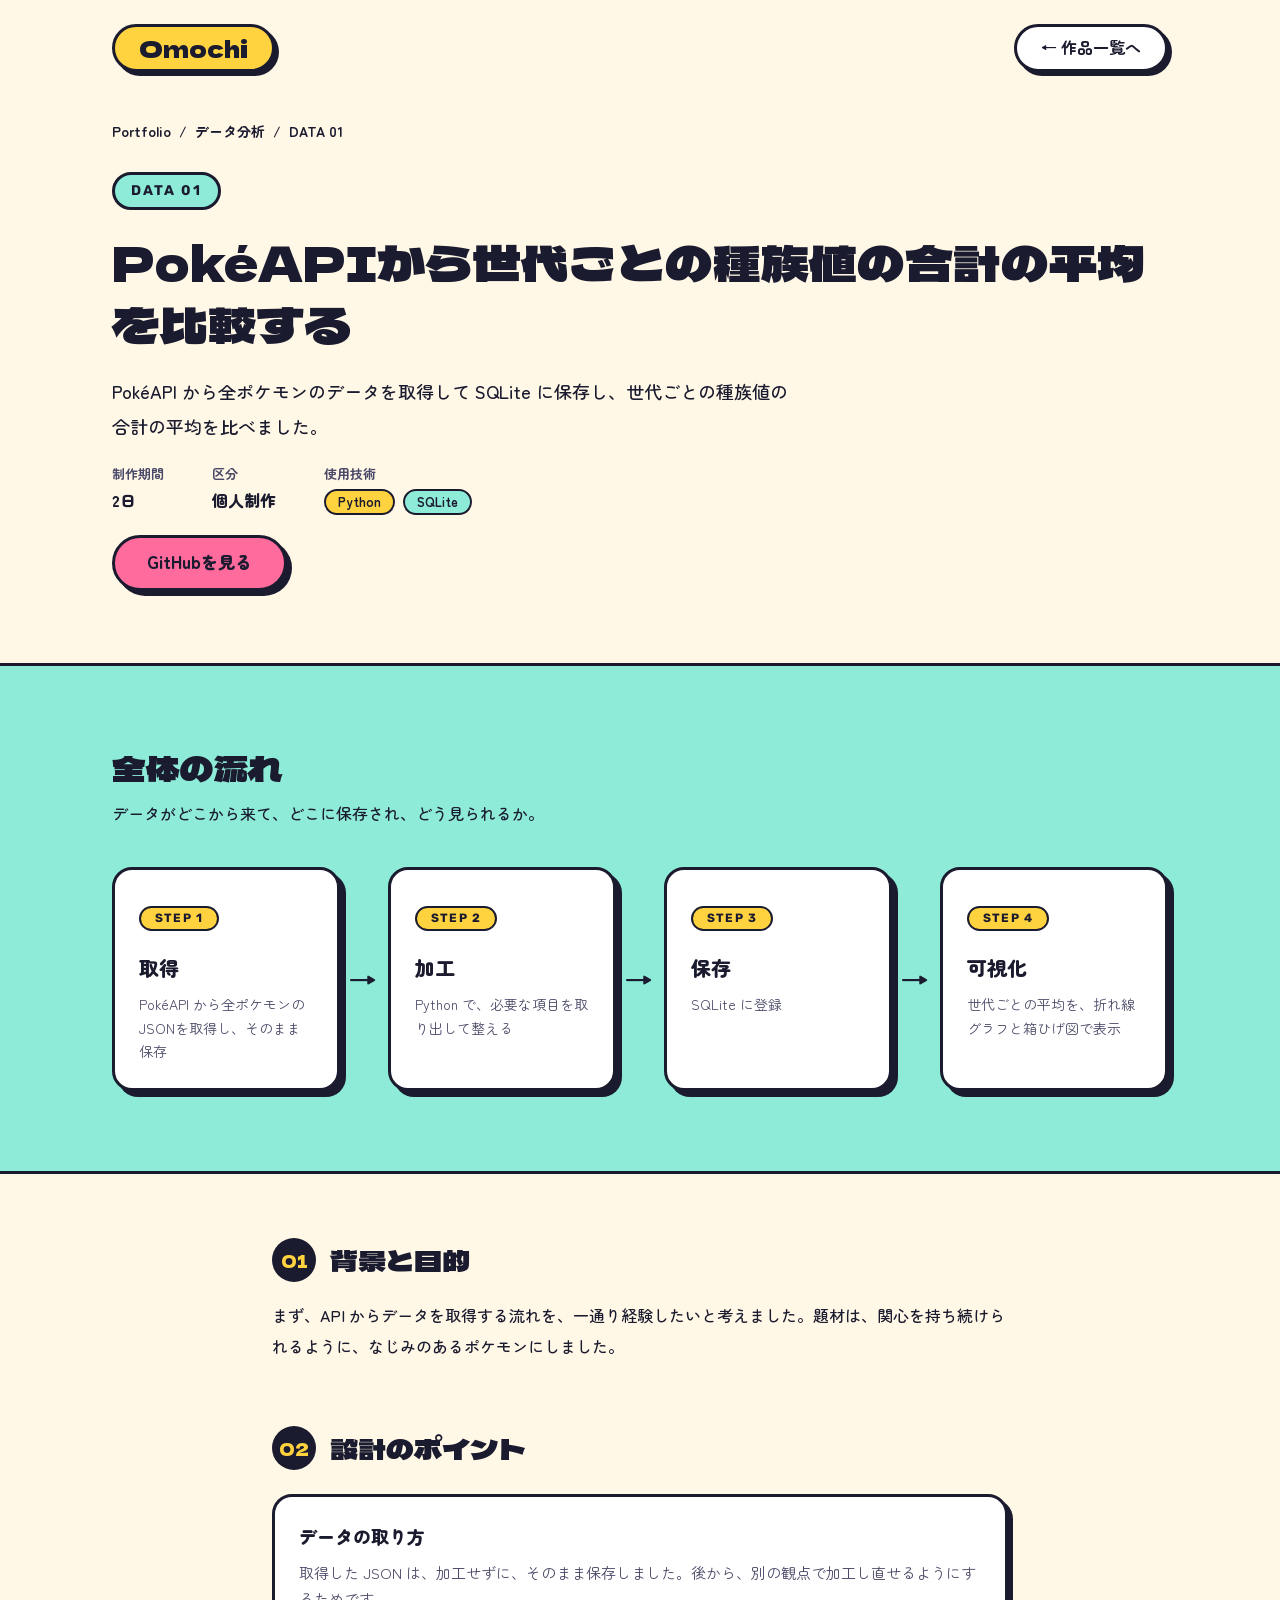
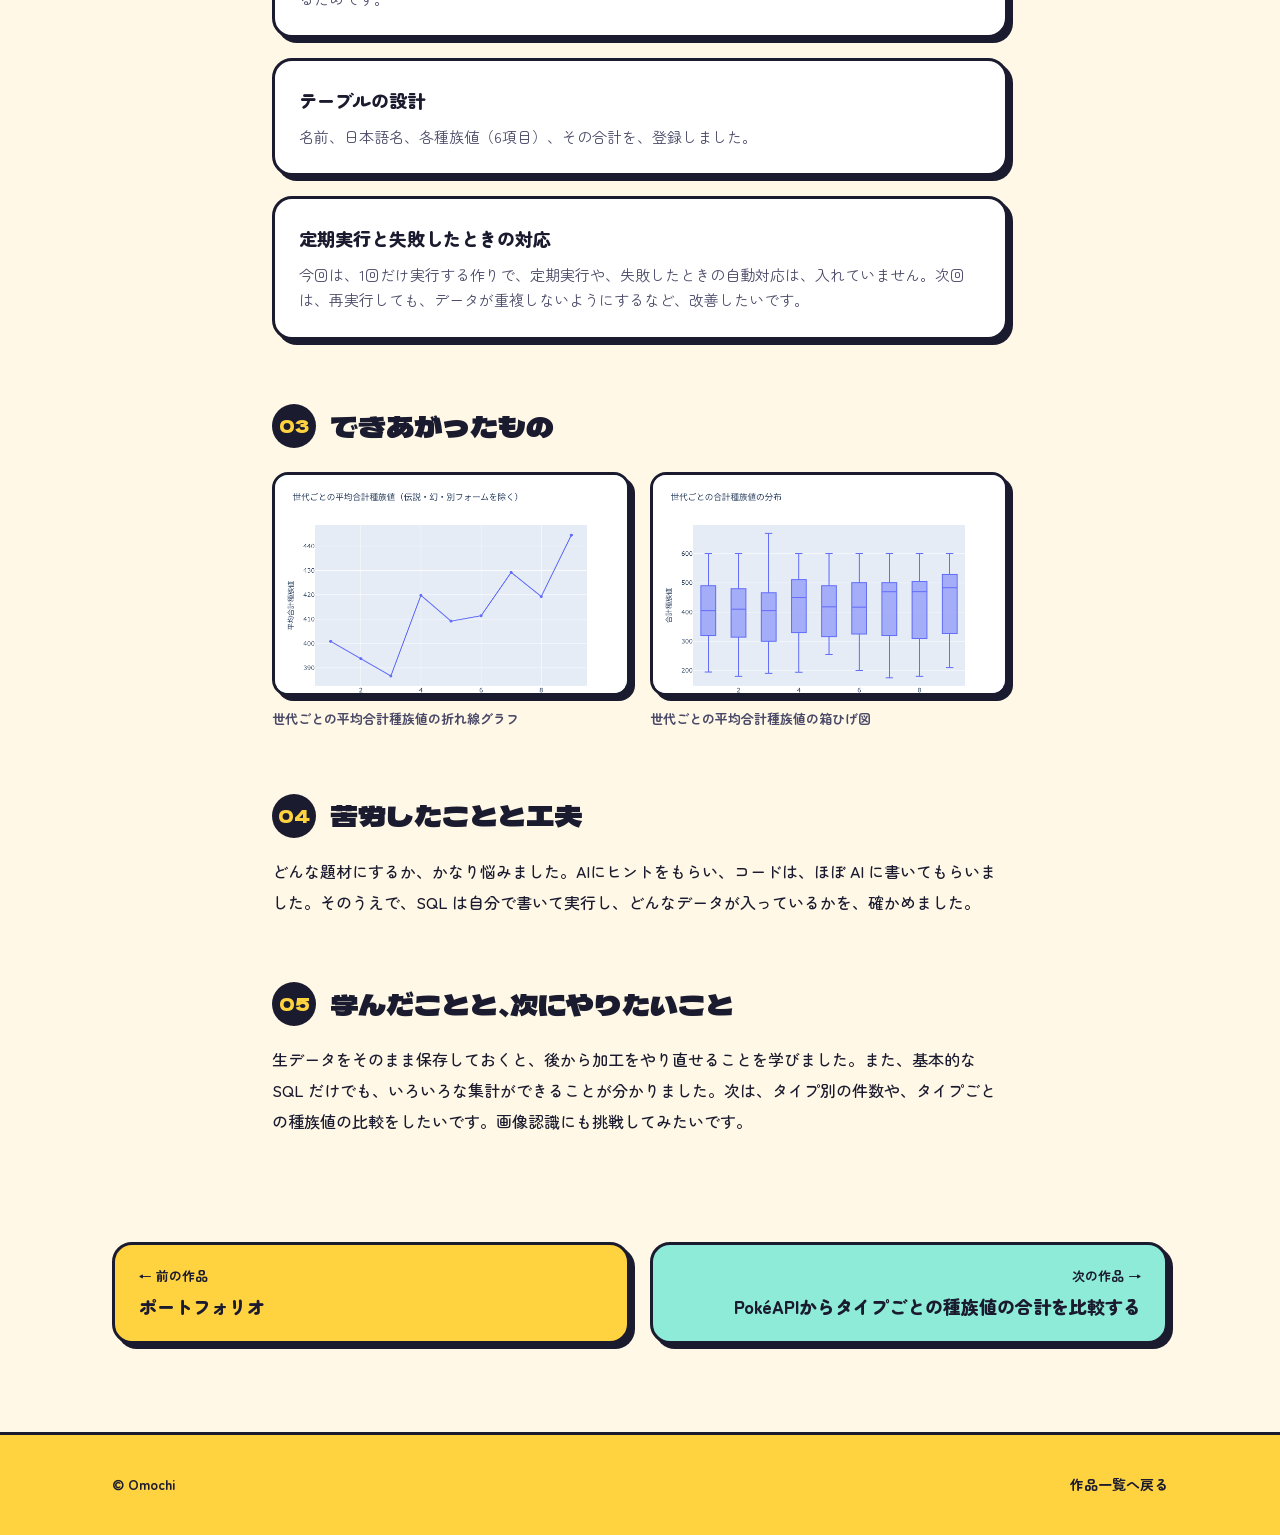
<file: detail-data01.html>
<!DOCTYPE html>
<html lang="ja">
    <head>
        <meta charset="UTF-8">
        <meta name="viewport" content="width=device-width, initial-scale=1.0">
        <title>データ分析 詳細 | Portfolio</title>
        <meta name="description" content="データ分析の作品の詳細ページ">
        <link rel="preconnect" href="https://fonts.googleapis.com">
        <link rel="preconnect" href="https://fonts.gstatic.com" crossorigin>
        <link href="https://fonts.googleapis.com/css2?family=Dela+Gothic+One&family=Zen+Maru+Gothic:wght@400;500;700;900&family=Rubik:wght@500;700&display=swap" rel="stylesheet">
        <link rel="stylesheet" href="css/style.css">
        <link rel="stylesheet" href="css/detail.css">
    </head>

    <body class="detail">
        <header class="site-header" id="top">
            <div class="wrapper header-inner">
                <a href="index.html" class="pill logo">Omochi</a>
                <a class="pill pill--white" href="index.html#data">← 作品一覧へ</a>
            </div>
        </header>

        <main>
            <!-- ===== 見出しまわり ===== -->
            <section class="wrapper detail-head">
                <nav aria-label="パンくずリスト">
                    <ol class="breadcrumb">
                        <li><a href="index.html">Portfolio</a></li>
                        <li><a href="index.html#data">データ分析</a></li>
                        <li aria-current="page">DATA 01</li>
                    </ol>
                </nav>

                <p class="eyebrow eyebrow--green">DATA 01</p>
                <h1 class="detail-title">PokéAPIから世代ごとの種族値の合計の平均を比較する</h1>
                <p class="lead">PokéAPI から全ポケモンのデータを取得して SQLite に保存し、世代ごとの種族値の合計の平均を比べました。</p>
                <dl class="meta">
                    <div>
                        <dt>制作期間</dt>
                        <dd>2日</dd>
                    </div>
                    <div>
                        <dt>区分</dt>
                        <dd>個人制作</dd>
                    </div>
                    <div>
                        <dt>使用技術</dt>
                        <dd>
                            <ul class="tags tags--mix">
                                <li>Python</li>
                                <li>SQLite</li>
                            </ul>
                        </dd>
                    </div>
                </dl>

                <ul class="hero-buttons">
                    <li><a class="pill pill--pink pill--lg" href="https://github.com/Nicol9632/poke">GitHubを見る</a></li>
                </ul>
            </section>

            <!-- ===== 全体の流れ ===== -->
            <section class="flow-band" aria-labelledby="flow-title">
                <div class="wrapper">
                    <h2 class="band-title" id="flow-title">全体の流れ</h2>
                    <p class="band-lead">データがどこから来て、どこに保存され、どう見られるか。</p>

                    <ol class="flow">
                        <li class="step">
                            <p class="badge">STEP 1</p>
                            <h3>取得</h3>
                            <p class="step-text">PokéAPI から全ポケモンのJSONを取得し、そのまま保存</p>
                        </li>
                        <li class="step">
                            <p class="badge">STEP 2</p>
                            <h3>加工</h3>
                            <p class="step-text">Python で、必要な項目を取り出して整える</p>
                        </li>
                        <li class="step">
                            <p class="badge">STEP 3</p>
                            <h3>保存</h3>
                            <p class="step-text">SQLite に登録</p>
                        </li>
                        <li class="step">
                            <p class="badge">STEP 4</p>
                            <h3>可視化</h3>
                            <p class="step-text">世代ごとの平均を、折れ線グラフと箱ひげ図で表示</p>
                        </li>
                    </ol>
                </div>
            </section>

            <!-- ===== 本文 ===== -->
            <div class="wrapper wrapper--narrow">

                <section class="detail-section">
                    <h2 class="section-title section-title--sm">
                        <span class="circle-number circle-number--sm" aria-hidden="true">01</span>背景と目的
                    </h2>
                    <p>まず、API からデータを取得する流れを、一通り経験したいと考えました。題材は、関心を持ち続けられるように、なじみのあるポケモンにしました。</p>
                </section>

                <section class="detail-section">
                    <h2 class="section-title section-title--sm">
                        <span class="circle-number circle-number--sm" aria-hidden="true">02</span>設計のポイント
                    </h2>
                    <ul class="points">
                        <li class="point">
                            <h3>データの取り方</h3>
                            <p>取得した JSON は、加工せずに、そのまま保存しました。後から、別の観点で加工し直せるようにするためです。</p>
                        </li>
                        <li class="point">
                            <h3>テーブルの設計</h3>
                            <p>名前、日本語名、各種族値（6項目）、その合計を、登録しました。</p>
                        </li>
                        <li class="point">
                            <h3>定期実行と失敗したときの対応</h3>
                            <p>今回は、1回だけ実行する作りで、定期実行や、失敗したときの自動対応は、入れていません。次回は、再実行しても、データが重複しないようにするなど、改善したいです。</p>
                        </li>
                    </ul>
                </section>

                <section class="detail-section">
                    <h2 class="section-title section-title--sm">
                        <span class="circle-number circle-number--sm" aria-hidden="true">03</span>できあがったもの
                    </h2>
                    <div class="figures">
                        <figure>
                            <div class="screen-frame screen-frame--wide screen-frame--green screen-frame--chart">
                                <img src="img/data01-chart.png" alt="集計結果のグラフ" width="1280" height="800">
                            </div>
                            <figcaption>世代ごとの平均合計種族値の折れ線グラフ</figcaption>
                        </figure>
                        <figure>
                            <div class="screen-frame screen-frame--wide screen-frame--lavender screen-frame--db">
                                <img src="img/data02-chart.png" alt="データベースの中身" width="1280" height="800">
                            </div>
                            <figcaption>世代ごとの平均合計種族値の箱ひげ図</figcaption>
                        </figure>
                    </div>
                </section>

                <section class="detail-section">
                    <h2 class="section-title section-title--sm">
                        <span class="circle-number circle-number--sm" aria-hidden="true">04</span>苦労したことと工夫
                    </h2>
                    <p>どんな題材にするか、かなり悩みました。AIにヒントをもらい、コードは、ほぼ AI に書いてもらいました。そのうえで、SQL は自分で書いて実行し、どんなデータが入っているかを、確かめました。</p>
                </section>

                <section class="detail-section">
                    <h2 class="section-title section-title--sm">
                        <span class="circle-number circle-number--sm" aria-hidden="true">05</span>学んだことと、次にやりたいこと
                    </h2>
                    <p>生データをそのまま保存しておくと、後から加工をやり直せることを学びました。また、基本的な SQL だけでも、いろいろな集計ができることが分かりました。次は、タイプ別の件数や、タイプごとの種族値の比較をしたいです。画像認識にも挑戦してみたいです。</p>
                </section>
            </div>

            <!-- ===== 前後のページ ===== -->
            <nav class="wrapper pager" aria-label="ページ移動">
                <a class="pager-back" href="detail-web01.html">
                    <small>← 前の作品</small>
                    <strong>ポートフォリオ</strong>
                </a>
                <a class="pager-next" href="detail-data02.html">
                    <small>次の作品 →</small>
                    <strong>PokéAPIからタイプごとの種族値の合計を比較する</strong>
                </a>
            </nav>
        </main>

        <footer class="site-footer">
            <div class="wrapper footer-inner">
                <small>© Omochi</small>
                <a href="index.html">作品一覧へ戻る</a>
            </div>
        </footer>

        <script src="js/main.js"></script>
    </body>
</html>
</file>
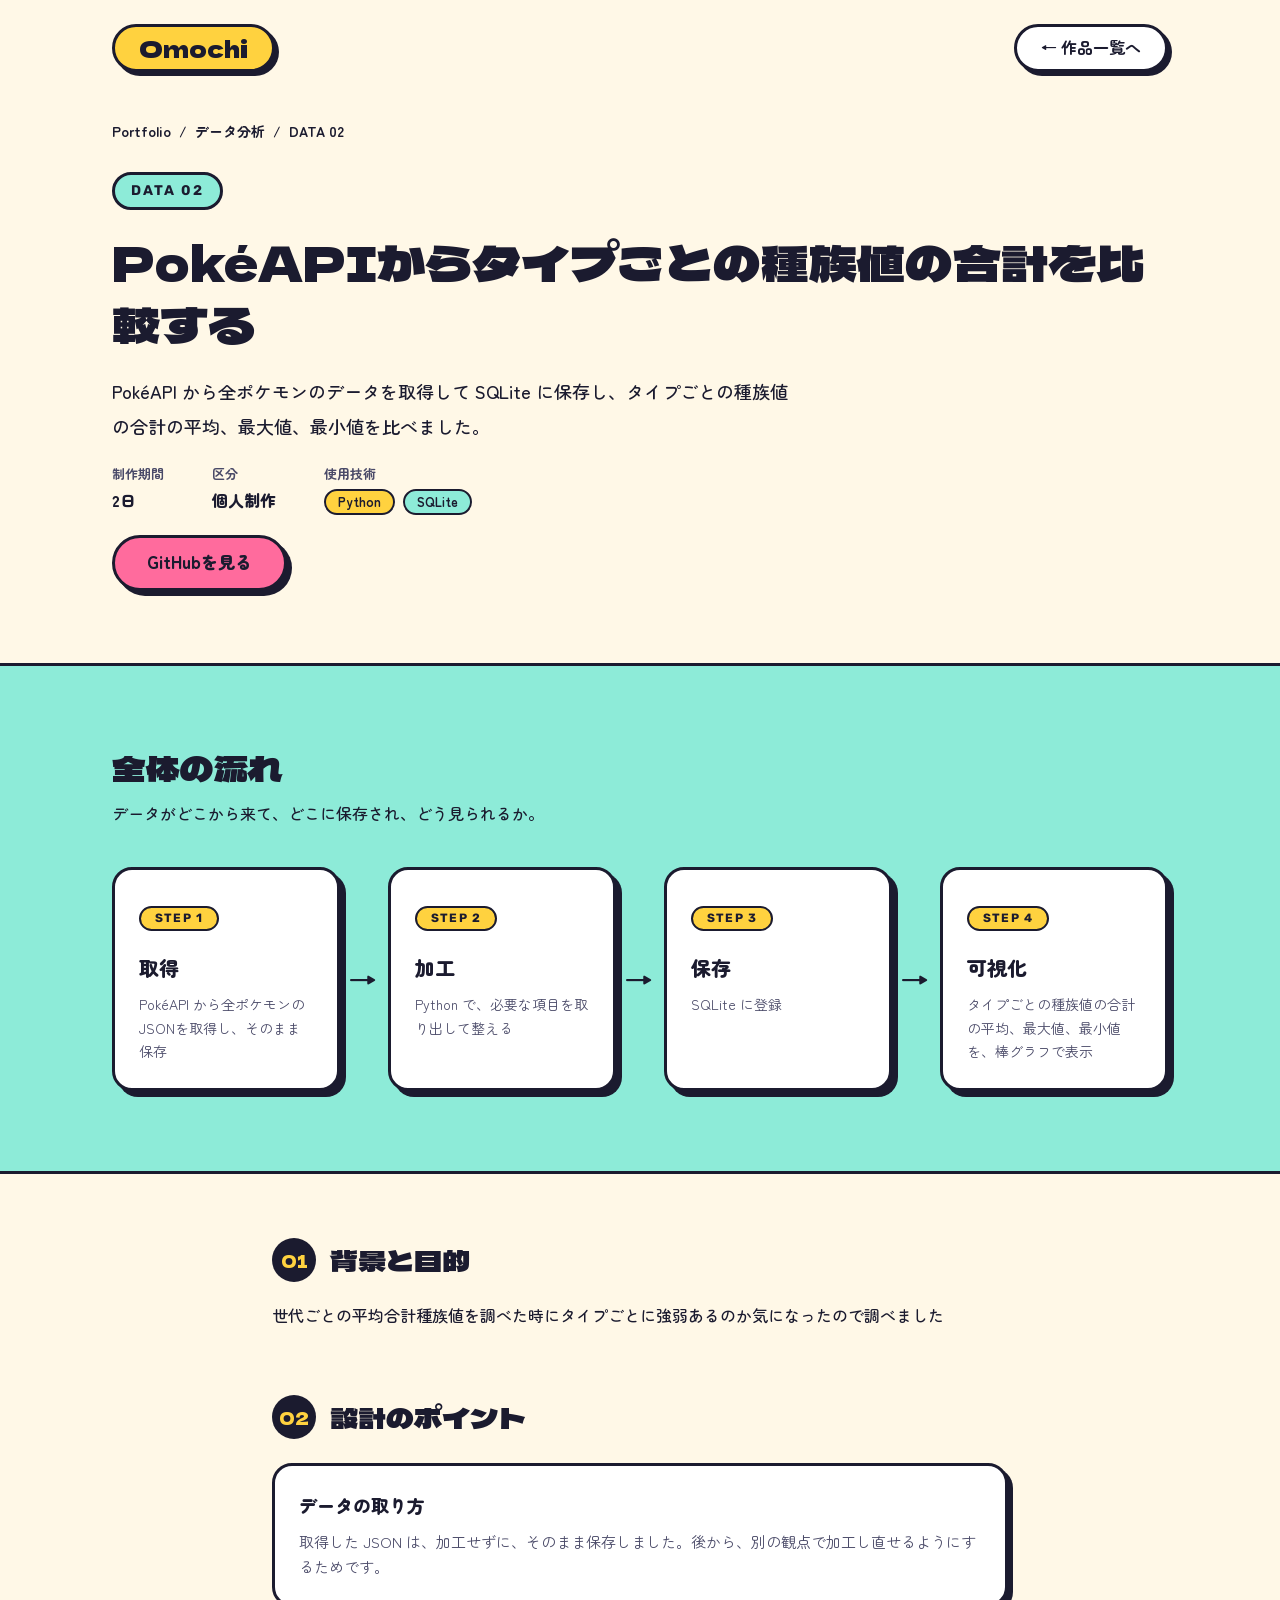
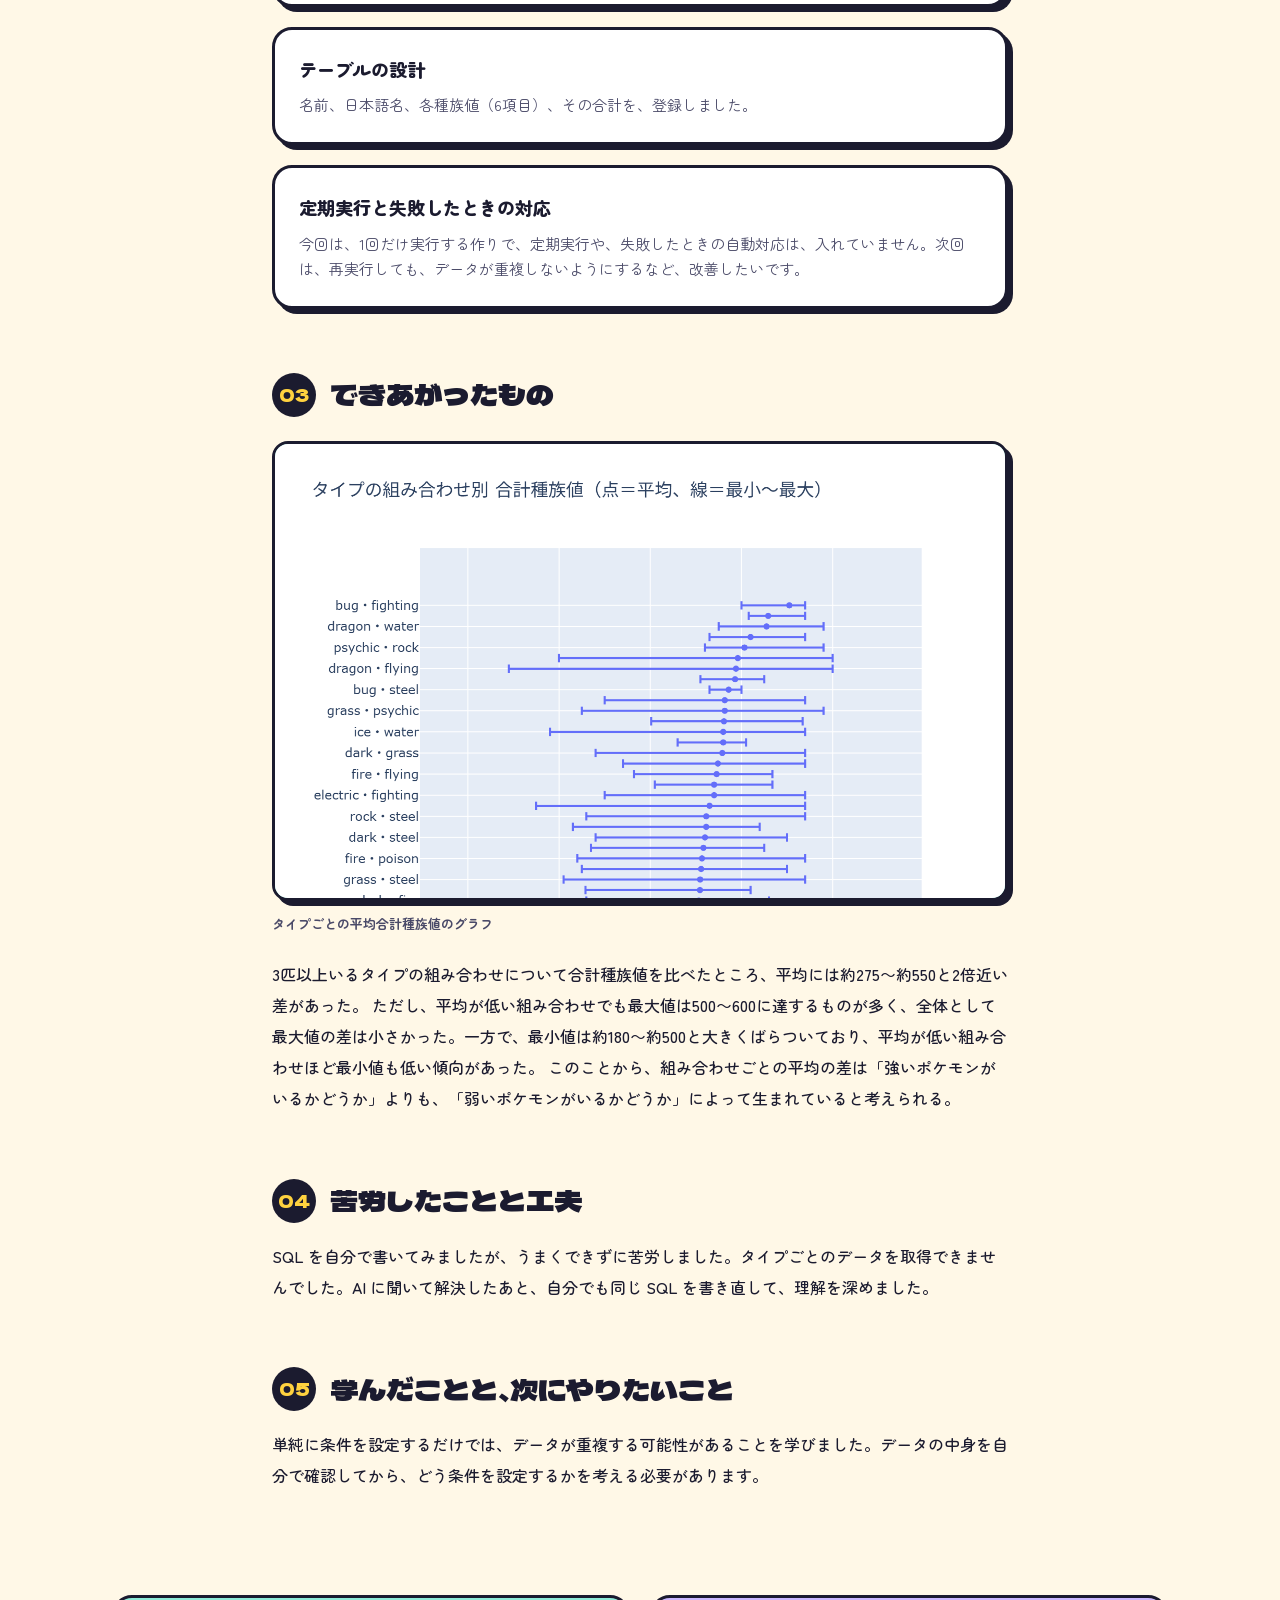
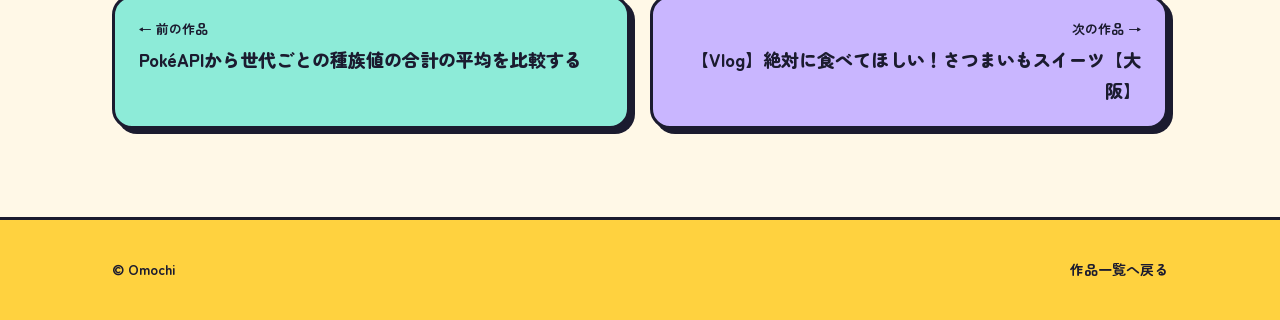
<file: detail-data02.html>
<!DOCTYPE html>
<html lang="ja">
    <head>
        <meta charset="UTF-8">
        <meta name="viewport" content="width=device-width, initial-scale=1.0">
        <title>PokéAPIからタイプごとの種族値の合計を比較する | Portfolio</title>
        <meta name="description" content="データ分析の作品の詳細ページ">
        <link rel="preconnect" href="https://fonts.googleapis.com">
        <link rel="preconnect" href="https://fonts.gstatic.com" crossorigin>
        <link href="https://fonts.googleapis.com/css2?family=Dela+Gothic+One&family=Zen+Maru+Gothic:wght@400;500;700;900&family=Rubik:wght@500;700&display=swap" rel="stylesheet">
        <link rel="stylesheet" href="css/style.css">
        <link rel="stylesheet" href="css/detail.css">
    </head>

    <body class="detail">
        <header class="site-header" id="top">
            <div class="wrapper header-inner">
                <a href="index.html" class="pill logo">Omochi</a>
                <a class="pill pill--white" href="index.html#data">← 作品一覧へ</a>
            </div>
        </header>

        <main>
            <!-- ===== 見出しまわり ===== -->
            <section class="wrapper detail-head">
                <nav aria-label="パンくずリスト">
                    <ol class="breadcrumb">
                        <li><a href="index.html">Portfolio</a></li>
                        <li><a href="index.html#data">データ分析</a></li>
                        <li aria-current="page">DATA 02</li>
                    </ol>
                </nav>

                <p class="eyebrow eyebrow--green">DATA 02</p>
                <h1 class="detail-title">PokéAPIからタイプごとの種族値の合計を比較する</h1>
                <p class="lead">PokéAPI から全ポケモンのデータを取得して SQLite に保存し、タイプごとの種族値の合計の平均、最大値、最小値を比べました。</p>
                <dl class="meta">
                    <div>
                        <dt>制作期間</dt>
                        <dd>2日</dd>
                    </div>
                    <div>
                        <dt>区分</dt>
                        <dd>個人制作</dd>
                    </div>
                    <div>
                        <dt>使用技術</dt>
                        <dd>
                            <ul class="tags tags--mix">
                                <li>Python</li>
                                <li>SQLite</li>
                            </ul>
                        </dd>
                    </div>
                </dl>

                <ul class="hero-buttons">
                    <li><a class="pill pill--pink pill--lg" href="https://github.com/Nicol9632/poke">GitHubを見る</a></li>
                </ul>
            </section>

            <!-- ===== 全体の流れ ===== -->
            <section class="flow-band" aria-labelledby="flow-title">
                <div class="wrapper">
                    <h2 class="band-title" id="flow-title">全体の流れ</h2>
                    <p class="band-lead">データがどこから来て、どこに保存され、どう見られるか。</p>

                    <ol class="flow">
                        <li class="step">
                            <p class="badge">STEP 1</p>
                            <h3>取得</h3>
                            <p class="step-text">PokéAPI から全ポケモンのJSONを取得し、そのまま保存</p>
                        </li>
                        <li class="step">
                            <p class="badge">STEP 2</p>
                            <h3>加工</h3>
                            <p class="step-text">Python で、必要な項目を取り出して整える</p>
                        </li>
                        <li class="step">
                            <p class="badge">STEP 3</p>
                            <h3>保存</h3>
                            <p class="step-text">SQLite に登録</p>
                        </li>
                        <li class="step">
                            <p class="badge">STEP 4</p>
                            <h3>可視化</h3>
                            <p class="step-text">タイプごとの種族値の合計の平均、最大値、最小値を、棒グラフで表示</p>
                        </li>
                    </ol>
                </div>
            </section>

            <!-- ===== 本文 ===== -->
            <div class="wrapper wrapper--narrow">

                <section class="detail-section">
                    <h2 class="section-title section-title--sm">
                        <span class="circle-number circle-number--sm" aria-hidden="true">01</span>背景と目的
                    </h2>
                    <p>世代ごとの平均合計種族値を調べた時にタイプごとに強弱あるのか気になったので調べました</p>
                </section>

                <section class="detail-section">
                    <h2 class="section-title section-title--sm">
                        <span class="circle-number circle-number--sm" aria-hidden="true">02</span>設計のポイント
                    </h2>
                    <ul class="points">
                        <li class="point">
                            <h3>データの取り方</h3>
                            <p>取得した JSON は、加工せずに、そのまま保存しました。後から、別の観点で加工し直せるようにするためです。</p>
                        </li>
                        <li class="point">
                            <h3>テーブルの設計</h3>
                            <p>名前、日本語名、各種族値（6項目）、その合計を、登録しました。</p>
                        </li>
                        <li class="point">
                            <h3>定期実行と失敗したときの対応</h3>
                            <p>今回は、1回だけ実行する作りで、定期実行や、失敗したときの自動対応は、入れていません。次回は、再実行しても、データが重複しないようにするなど、改善したいです。</p>
                        </li>
                    </ul>
                </section>

                <section class="detail-section">
                    <h2 class="section-title section-title--sm">
                        <span class="circle-number circle-number--sm" aria-hidden="true">03</span>できあがったもの
                    </h2>
                    <div class="figures">
                        <figure>
                            <div class="screen-frame screen-frame--wide screen-frame--green screen-frame--chart">
                                <img src="img/data03-chart.png" alt="集計結果のグラフ" width="1280" height="800">
                            </div>
                            <figcaption>タイプごとの平均合計種族値のグラフ</figcaption>
                        </figure>
                    </div>
                        <p>3匹以上いるタイプの組み合わせについて合計種族値を比べたところ、平均には約275〜約550と2倍近い差があった。
                        ただし、平均が低い組み合わせでも最大値は500〜600に達するものが多く、全体として最大値の差は小さかった。一方で、最小値は約180〜約500と大きくばらついており、平均が低い組み合わせほど最小値も低い傾向があった。
                        このことから、組み合わせごとの平均の差は「強いポケモンがいるかどうか」よりも、「弱いポケモンがいるかどうか」によって生まれていると考えられる。</p>
                </section>

                <section class="detail-section">
                    <h2 class="section-title section-title--sm">
                        <span class="circle-number circle-number--sm" aria-hidden="true">04</span>苦労したことと工夫
                    </h2>
                    <p>SQL を自分で書いてみましたが、うまくできずに苦労しました。タイプごとのデータを取得できませんでした。AI に聞いて解決したあと、自分でも同じ SQL を書き直して、理解を深めました。</p>
                </section>

                <section class="detail-section">
                    <h2 class="section-title section-title--sm">
                        <span class="circle-number circle-number--sm" aria-hidden="true">05</span>学んだことと、次にやりたいこと
                    </h2>
                    <p>単純に条件を設定するだけでは、データが重複する可能性があることを学びました。データの中身を自分で確認してから、どう条件を設定するかを考える必要があります。</p>
                </section>
            </div>

            <!-- ===== 前後のページ ===== -->
            <nav class="wrapper pager" aria-label="ページ移動">
                <a class="pager-back pager-back--data" href="detail-data01.html">
                    <small>← 前の作品</small>
                    <strong>PokéAPIから世代ごとの種族値の合計の平均を比較する</strong>
                </a>
                <a class="pager-next pager-next--movie" href="detail-movie01.html">
                    <small>次の作品 →</small>
                    <strong>【Vlog】絶対に食べてほしい！さつまいもスイーツ【大阪】</strong>
                </a>
            </nav>
        </main>

        <footer class="site-footer">
            <div class="wrapper footer-inner">
                <small>© Omochi</small>
                <a href="index.html">作品一覧へ戻る</a>
            </div>
        </footer>

        <script src="js/main.js"></script>
    </body>
</html>
</file>
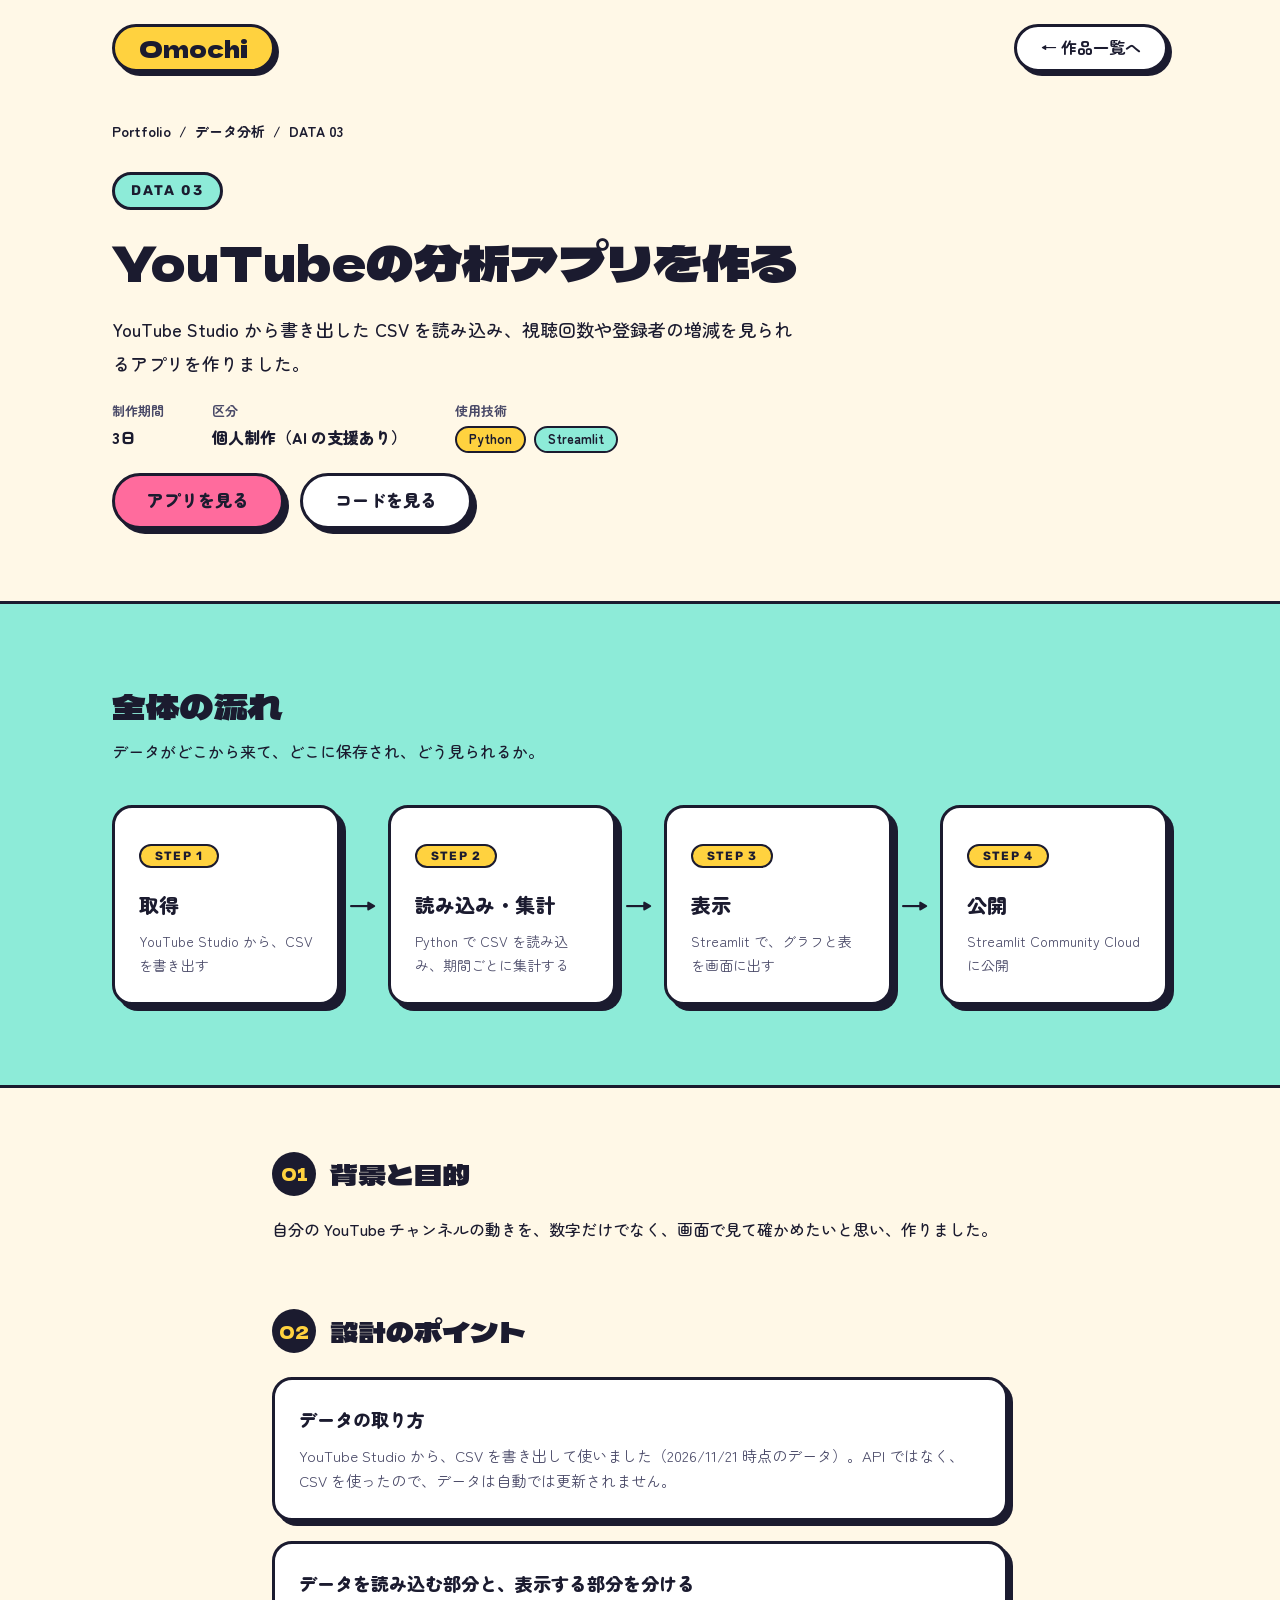
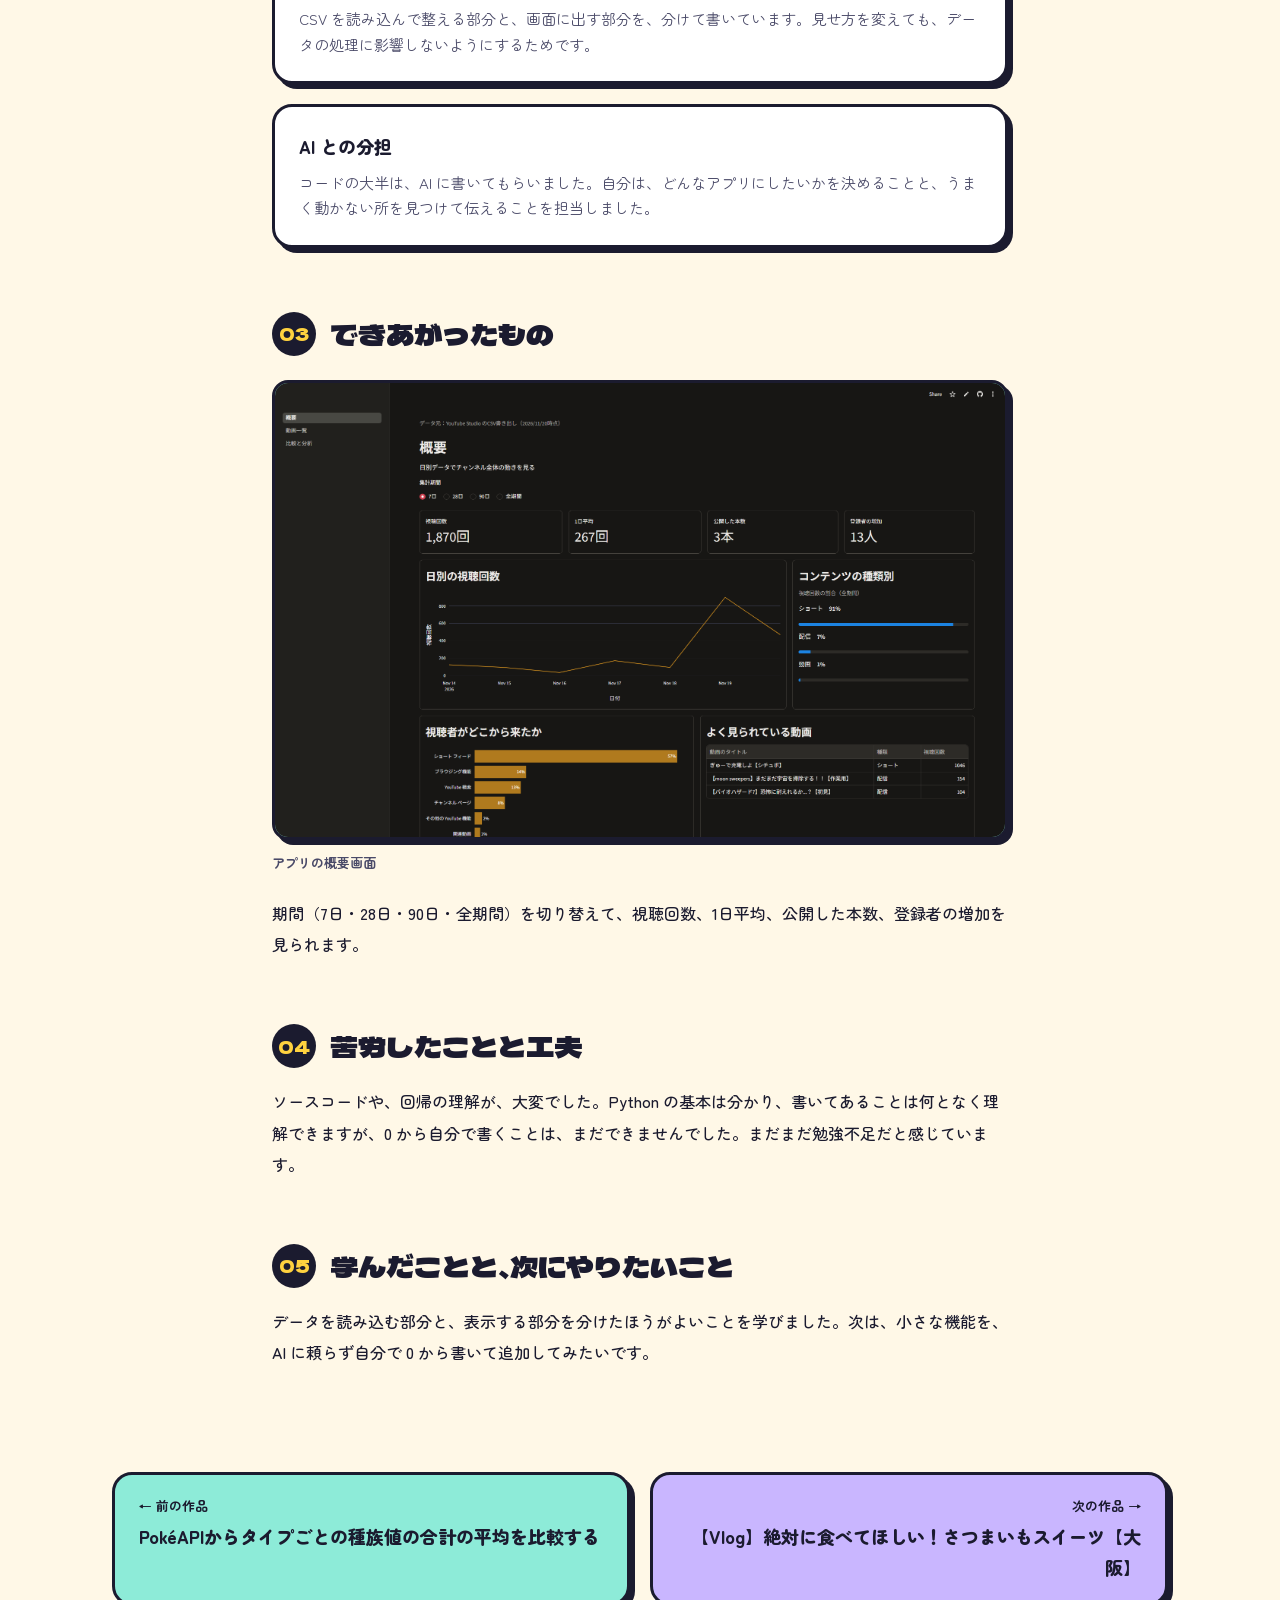
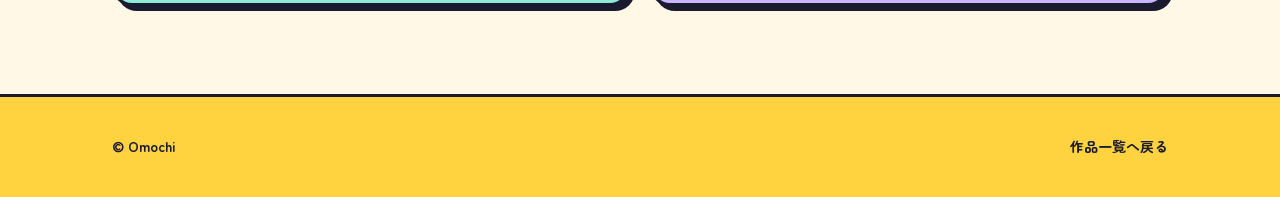
<file: detail-data03.html>
<!DOCTYPE html>
<html lang="ja">
    <head>
        <meta charset="UTF-8">
        <meta name="viewport" content="width=device-width, initial-scale=1.0">
        <title>YouTubeの分析アプリを作る | Portfolio</title>
        <meta name="description" content="YouTubeのCSVを読み込んで、視聴回数や登録者の増減を見られるアプリの詳細ページ">
        <link rel="preconnect" href="https://fonts.googleapis.com">
        <link rel="preconnect" href="https://fonts.gstatic.com" crossorigin>
        <link href="https://fonts.googleapis.com/css2?family=Dela+Gothic+One&family=Zen+Maru+Gothic:wght@400;500;700;900&family=Rubik:wght@500;700&display=swap" rel="stylesheet">
        <link rel="stylesheet" href="css/style.css">
        <link rel="stylesheet" href="css/detail.css">
    </head>

    <body class="detail">
        <header class="site-header" id="top">
            <div class="wrapper header-inner">
                <a href="index.html" class="pill logo">Omochi</a>
                <a class="pill pill--white" href="index.html#data">← 作品一覧へ</a>
            </div>
        </header>

        <main>
            <!-- ===== 見出しまわり ===== -->
            <section class="wrapper detail-head">
                <nav aria-label="パンくずリスト">
                    <ol class="breadcrumb">
                        <li><a href="index.html">Portfolio</a></li>
                        <li><a href="index.html#data">データ分析</a></li>
                        <li aria-current="page">DATA 03</li>
                    </ol>
                </nav>

                <p class="eyebrow eyebrow--green">DATA 03</p>
                <h1 class="detail-title">YouTubeの分析アプリを作る</h1>
                <p class="lead">YouTube Studio から書き出した CSV を読み込み、視聴回数や登録者の増減を見られるアプリを作りました。</p>
                <dl class="meta">
                    <div><dt>制作期間</dt><dd>3日</dd></div>
                    <div><dt>区分</dt><dd>個人制作（AI の支援あり）</dd></div>
                    <div>
                        <dt>使用技術</dt>
                        <dd>
                            <ul class="tags tags--mix">
                                <li>Python</li>
                                <li>Streamlit</li>
                            </ul>
                        </dd>
                    </div>
                </dl>
                <ul class="hero-buttons">
                    <li><a class="pill pill--pink pill--lg" href="https://omochi-analytics.streamlit.app/analysis">アプリを見る</a></li>
                    <li><a class="pill pill--white pill--lg" href="https://github.com/Nicol9632/omochi-analytics">コードを見る</a></li>
                </ul>
            </section>

            <!-- ===== 全体の流れ ===== -->
            <section class="flow-band" aria-labelledby="flow-title">
                <div class="wrapper">
                    <h2 class="band-title" id="flow-title">全体の流れ</h2>
                    <p class="band-lead">データがどこから来て、どこに保存され、どう見られるか。</p>

                    <ol class="flow">
                        <li class="step"><p class="badge">STEP 1</p><h3>取得</h3><p class="step-text">YouTube Studio から、CSV を書き出す</p></li>
                        <li class="step"><p class="badge">STEP 2</p><h3>読み込み・集計</h3><p class="step-text">Python で CSV を読み込み、期間ごとに集計する</p></li>
                        <li class="step"><p class="badge">STEP 3</p><h3>表示</h3><p class="step-text">Streamlit で、グラフと表を画面に出す</p></li>
                        <li class="step"><p class="badge">STEP 4</p><h3>公開</h3><p class="step-text">Streamlit Community Cloudに公開</p></li>
                    </ol>
                </div>
            </section>

            <!-- ===== 本文 ===== -->
            <div class="wrapper wrapper--narrow">

                <section class="detail-section">
                    <h2 class="section-title section-title--sm">
                        <span class="circle-number circle-number--sm" aria-hidden="true">01</span>背景と目的
                    </h2>
                    <p>自分の YouTube チャンネルの動きを、数字だけでなく、画面で見て確かめたいと思い、作りました。</p>
                </section>

                <section class="detail-section">
                    <h2 class="section-title section-title--sm">
                        <span class="circle-number circle-number--sm" aria-hidden="true">02</span>設計のポイント
                    </h2>
                    <ul class="points">
                        <li class="point">
                            <h3>データの取り方</h3>
                            <p>YouTube Studio から、CSV を書き出して使いました（2026/11/21 時点のデータ）。API ではなく、CSV を使ったので、データは自動では更新されません。</p>
                        </li>
                        <li class="point">
                            <h3>データを読み込む部分と、表示する部分を分ける</h3>
                            <p>CSV を読み込んで整える部分と、画面に出す部分を、分けて書いています。見せ方を変えても、データの処理に影響しないようにするためです。</p>
                        </li>
                        <li class="point">
                            <h3>AI との分担</h3>
                            <p>コードの大半は、AI に書いてもらいました。自分は、どんなアプリにしたいかを決めることと、うまく動かない所を見つけて伝えることを担当しました。</p>
                        </li>
                    </ul>
                </section>

                <section class="detail-section">
                    <h2 class="section-title section-title--sm">
                        <span class="circle-number circle-number--sm" aria-hidden="true">03</span>できあがったもの
                    </h2>
                    <div class="figures">
                        <figure>
                            <div class="screen-frame screen-frame--wide screen-frame--green screen-frame--chart">
                                <img src="img/data03-app.png" alt="視聴回数、コンテンツの種類、流入元、よく見られている動画を表示したアプリの概要画面" width="1920" height="1408">
                            </div>
                            <figcaption>アプリの概要画面</figcaption>
                        </figure>
                    </div>
                    <p>期間（7日・28日・90日・全期間）を切り替えて、視聴回数、1日平均、公開した本数、登録者の増加を見られます。</p>
                </section>

                <section class="detail-section">
                    <h2 class="section-title section-title--sm">
                        <span class="circle-number circle-number--sm" aria-hidden="true">04</span>苦労したことと工夫
                    </h2>
                    <p>ソースコードや、回帰の理解が、大変でした。Python の基本は分かり、書いてあることは何となく理解できますが、0 から自分で書くことは、まだできませんでした。まだまだ勉強不足だと感じています。</p>
                </section>

                <section class="detail-section">
                    <h2 class="section-title section-title--sm">
                        <span class="circle-number circle-number--sm" aria-hidden="true">05</span>学んだことと、次にやりたいこと
                    </h2>
                    <p>データを読み込む部分と、表示する部分を分けたほうがよいことを学びました。次は、小さな機能を、AI に頼らず自分で 0 から書いて追加してみたいです。</p>
                </section>
            </div>

            <!-- ===== 前後のページ ===== -->
            <nav class="wrapper pager" aria-label="ページ移動">
                <a class="pager-back pager-back--data" href="detail-data02.html">
                    <small>← 前の作品</small>
                    <strong>PokéAPIからタイプごとの種族値の合計の平均を比較する</strong>
                </a>
                <a class="pager-next pager-next--movie" href="detail-movie01.html">
                    <small>次の作品 →</small>
                    <strong>【Vlog】絶対に食べてほしい！さつまいもスイーツ【大阪】</strong>
                </a>
            </nav>
        </main>

        <footer class="site-footer">
            <div class="wrapper footer-inner">
                <small>© Omochi</small>
                <a href="index.html">作品一覧へ戻る</a>
            </div>
        </footer>

        <script src="js/main.js"></script>
    </body>
</html>
</file>
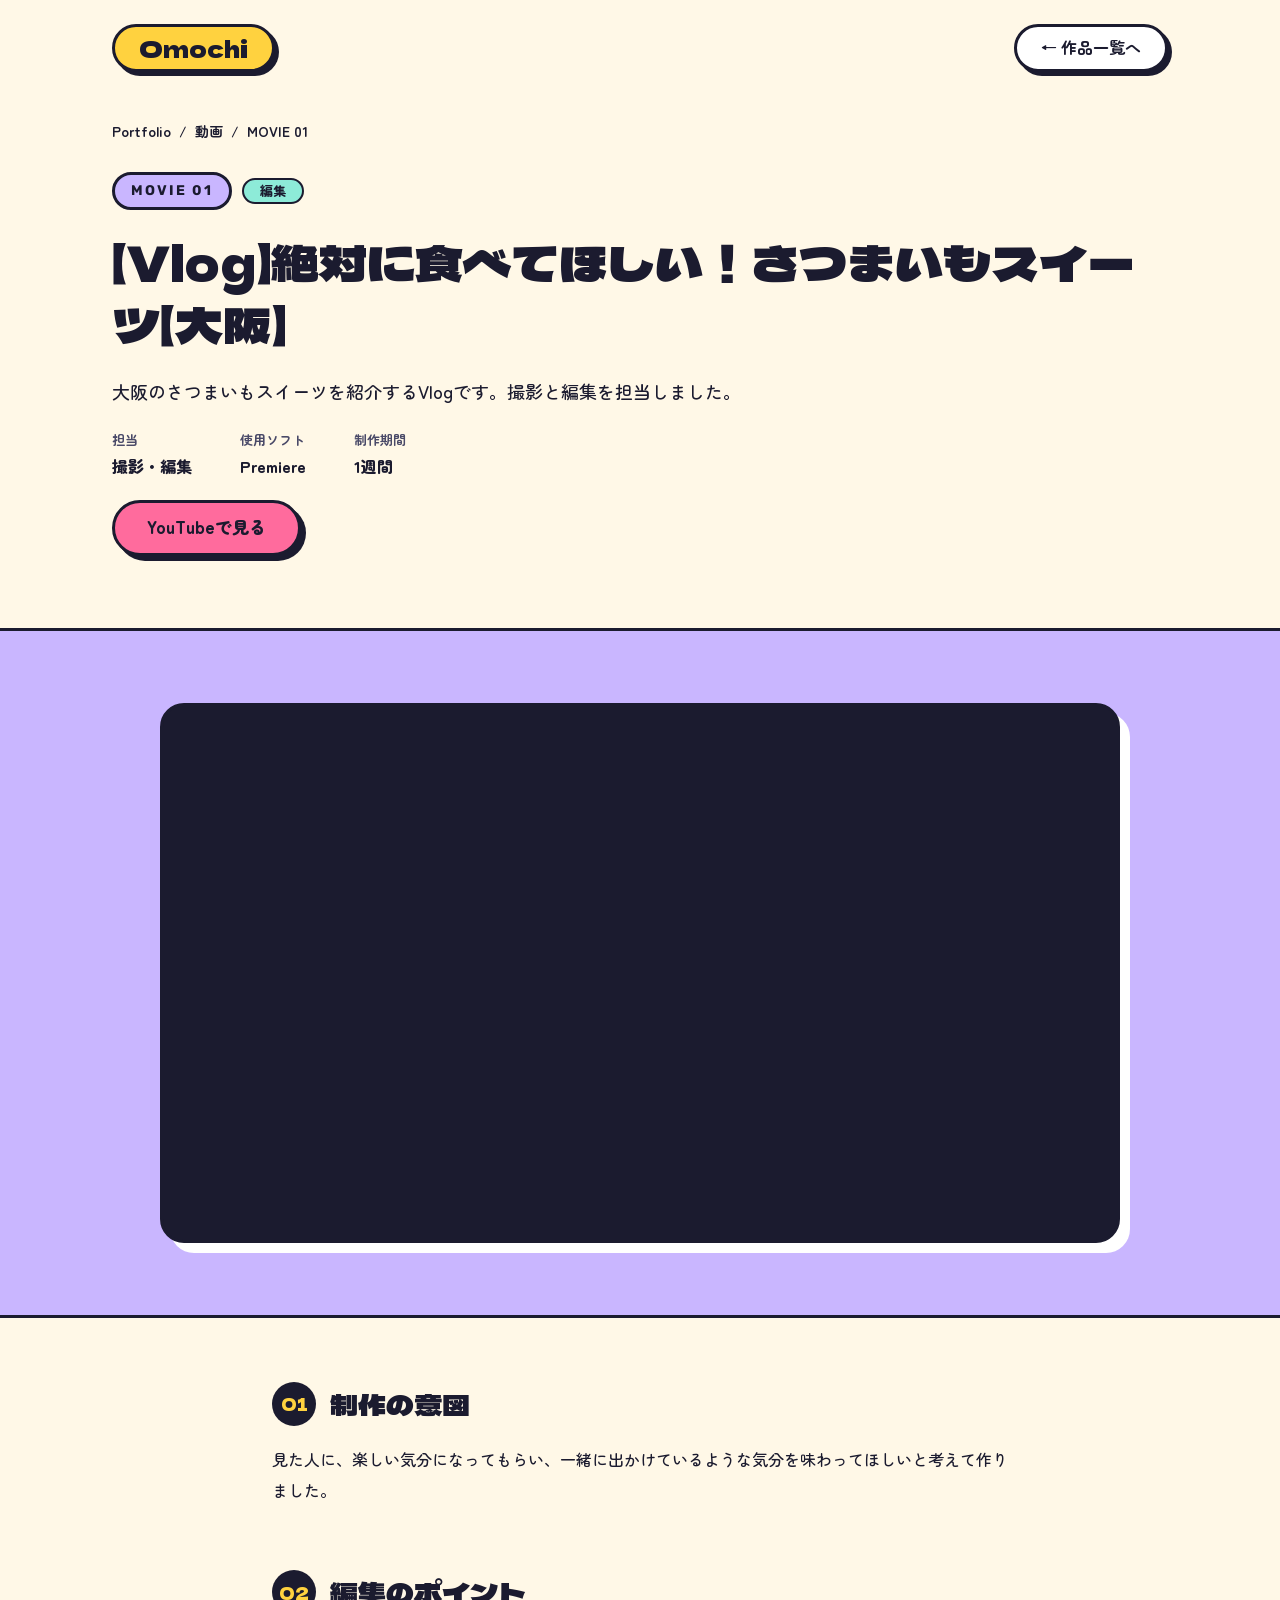
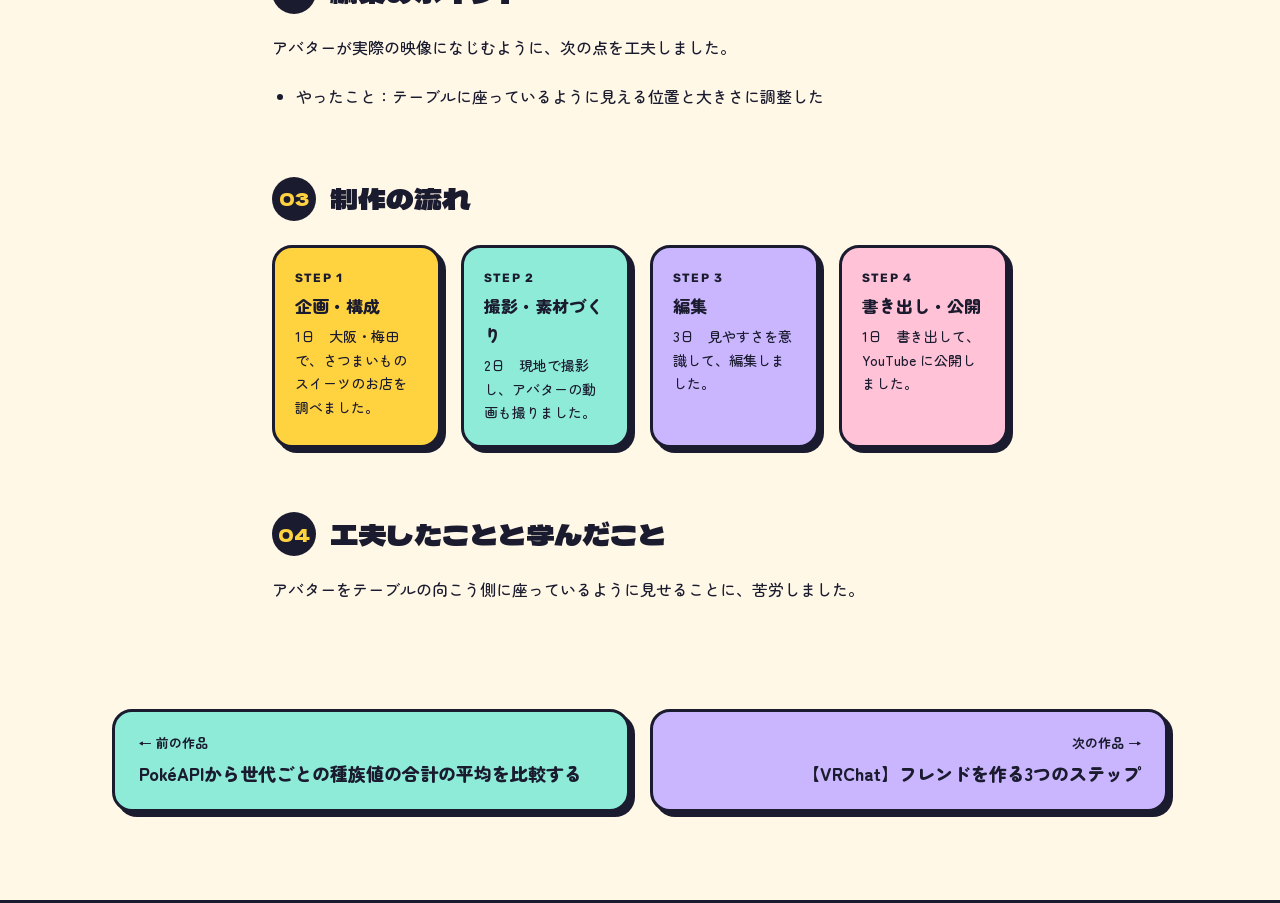
<file: detail-movie01.html>
<!DOCTYPE html>
<html lang="ja">
    <head>
        <meta charset="UTF-8">
        <meta name="viewport" content="width=device-width, initial-scale=1.0">
        <title>動画 詳細 | Portfolio</title>
        <meta name="description" content="動画制作の作品の詳細ページ">
        <link rel="preconnect" href="https://fonts.googleapis.com">
        <link rel="preconnect" href="https://fonts.gstatic.com" crossorigin>
        <link href="https://fonts.googleapis.com/css2?family=Dela+Gothic+One&family=Zen+Maru+Gothic:wght@400;500;700;900&family=Rubik:wght@500;700&display=swap" rel="stylesheet">
        <link rel="stylesheet" href="css/style.css">
        <link rel="stylesheet" href="css/detail.css">
    </head>

    <body class="detail">
        <header class="site-header" id="top">
            <div class="wrapper header-inner">
                <a href="index.html" class="pill logo">Omochi</a>
                <a class="pill pill--white" href="index.html#movie">← 作品一覧へ</a>
            </div>
        </header>

        <main>
            <!-- ===== 見出しまわり ===== -->
            <section class="wrapper detail-head">
                <nav aria-label="パンくずリスト">
                    <ol class="breadcrumb">
                        <li><a href="index.html">Portfolio</a></li>
                        <li><a href="index.html#movie">動画</a></li>
                        <li aria-current="page">MOVIE 01</li>
                    </ol>
                </nav>

                <div class="chip-row">
                    <p class="eyebrow eyebrow--lavender">MOVIE 01</p>
                    <p class="role-tag">編集</p>
                </div>
                <h1 class="detail-title">【Vlog】絶対に食べてほしい！さつまいもスイーツ【大阪】</h1>
                <p class="lead">大阪のさつまいもスイーツを紹介するVlogです。撮影と編集を担当しました。</p>

                <dl class="meta">
                    <div>
                        <dt>担当</dt>
                        <dd>撮影・編集</dd>
                    </div>
                    <div>
                        <dt>使用ソフト</dt>
                        <dd>Premiere</dd>
                    </div>
                    <div>
                        <dt>制作期間</dt>
                        <dd>1週間</dd>
                    </div>
                </dl>

                <ul class="hero-buttons">
                    <li><a class="pill pill--pink pill--lg" href="https://www.youtube.com/watch?v=9CtFzP4i19c">YouTubeで見る</a></li>
                </ul>
            </section>

            <!-- ===== 動画プレーヤー ===== -->
            <section class="player-band" aria-label="動画">
                <div class="wrapper">
                    <div class="player">
                        <iframe
                            src="https://www.youtube-nocookie.com/embed/9CtFzP4i19c"
                            title="【Vlog】絶対に食べてほしい！さつまいもスイーツ【大阪】"
                            referrerpolicy="strict-origin-when-cross-origin"
                            allow="encrypted-media; picture-in-picture"
                            allowfullscreen></iframe>
                    </div>
                </div>
            </section>

            <!-- ===== 本文 ===== -->
            <div class="wrapper wrapper--narrow">

                <section class="detail-section">
                    <h2 class="section-title section-title--sm">
                        <span class="circle-number circle-number--sm" aria-hidden="true">01</span>制作の意図
                    </h2>
                    <p>見た人に、楽しい気分になってもらい、一緒に出かけているような気分を味わってほしいと考えて作りました。</p>
                </section>

                <section class="detail-section">
                    <h2 class="section-title section-title--sm">
                        <span class="circle-number circle-number--sm" aria-hidden="true">02</span>編集のポイント
                    </h2>
                    <p>アバターが実際の映像になじむように、次の点を工夫しました。</p>
                    <ul class="learned">
                        <li>やったこと：テーブルに座っているように見える位置と大きさに調整した</li>
                    </ul>
                </section>

                <section class="detail-section">
                    <h2 class="section-title section-title--sm">
                        <span class="circle-number circle-number--sm" aria-hidden="true">03</span>制作の流れ
                    </h2>
                    <ol class="make-flow">
                        <li class="make-step make-step--yellow">
                            <p class="step-no">STEP 1</p>
                            <h3>企画・構成</h3>
                            <p class="step-desc">1日　大阪・梅田で、さつまいものスイーツのお店を調べました。</p>
                        </li>
                        <li class="make-step make-step--green">
                            <p class="step-no">STEP 2</p>
                            <h3>撮影・素材づくり</h3>
                            <p class="step-desc">2日　現地で撮影し、アバターの動画も撮りました。</p>

                        </li>
                        <li class="make-step make-step--lavender">
                            <p class="step-no">STEP 3</p>
                            <h3>編集</h3>
                            <p class="step-desc">3日　見やすさを意識して、編集しました。</p>

                        </li>
                        <li class="make-step make-step--pink">
                            <p class="step-no">STEP 4</p>
                            <h3>書き出し・公開</h3>
                            <p class="step-desc">1日　書き出して、YouTube に公開しました。</p>
                        </li>
                    </ol>
                </section>

                <section class="detail-section">
                    <h2 class="section-title section-title--sm">
                        <span class="circle-number circle-number--sm" aria-hidden="true">04</span>工夫したことと学んだこと
                    </h2>
                    <p>アバターをテーブルの向こう側に座っているように見せることに、苦労しました。</p>
                </section>
            </div>

            <!-- ===== 前後のページ ===== -->
            <nav class="wrapper pager" aria-label="ページ移動">
                <a class="pager-back pager-back--data" href="detail-data01.html">
                    <small>← 前の作品</small>
                    <strong>PokéAPIから世代ごとの種族値の合計の平均を比較する</strong>
                </a>
                <a class="pager-next pager-next--movie" href="detail-movie02.html">
                    <small>次の作品 →</small>
                    <strong>【VRChat】フレンドを作る3つのステップ</strong>
                </a>
            </nav>
        </main>

        <footer class="site-footer">
</file>
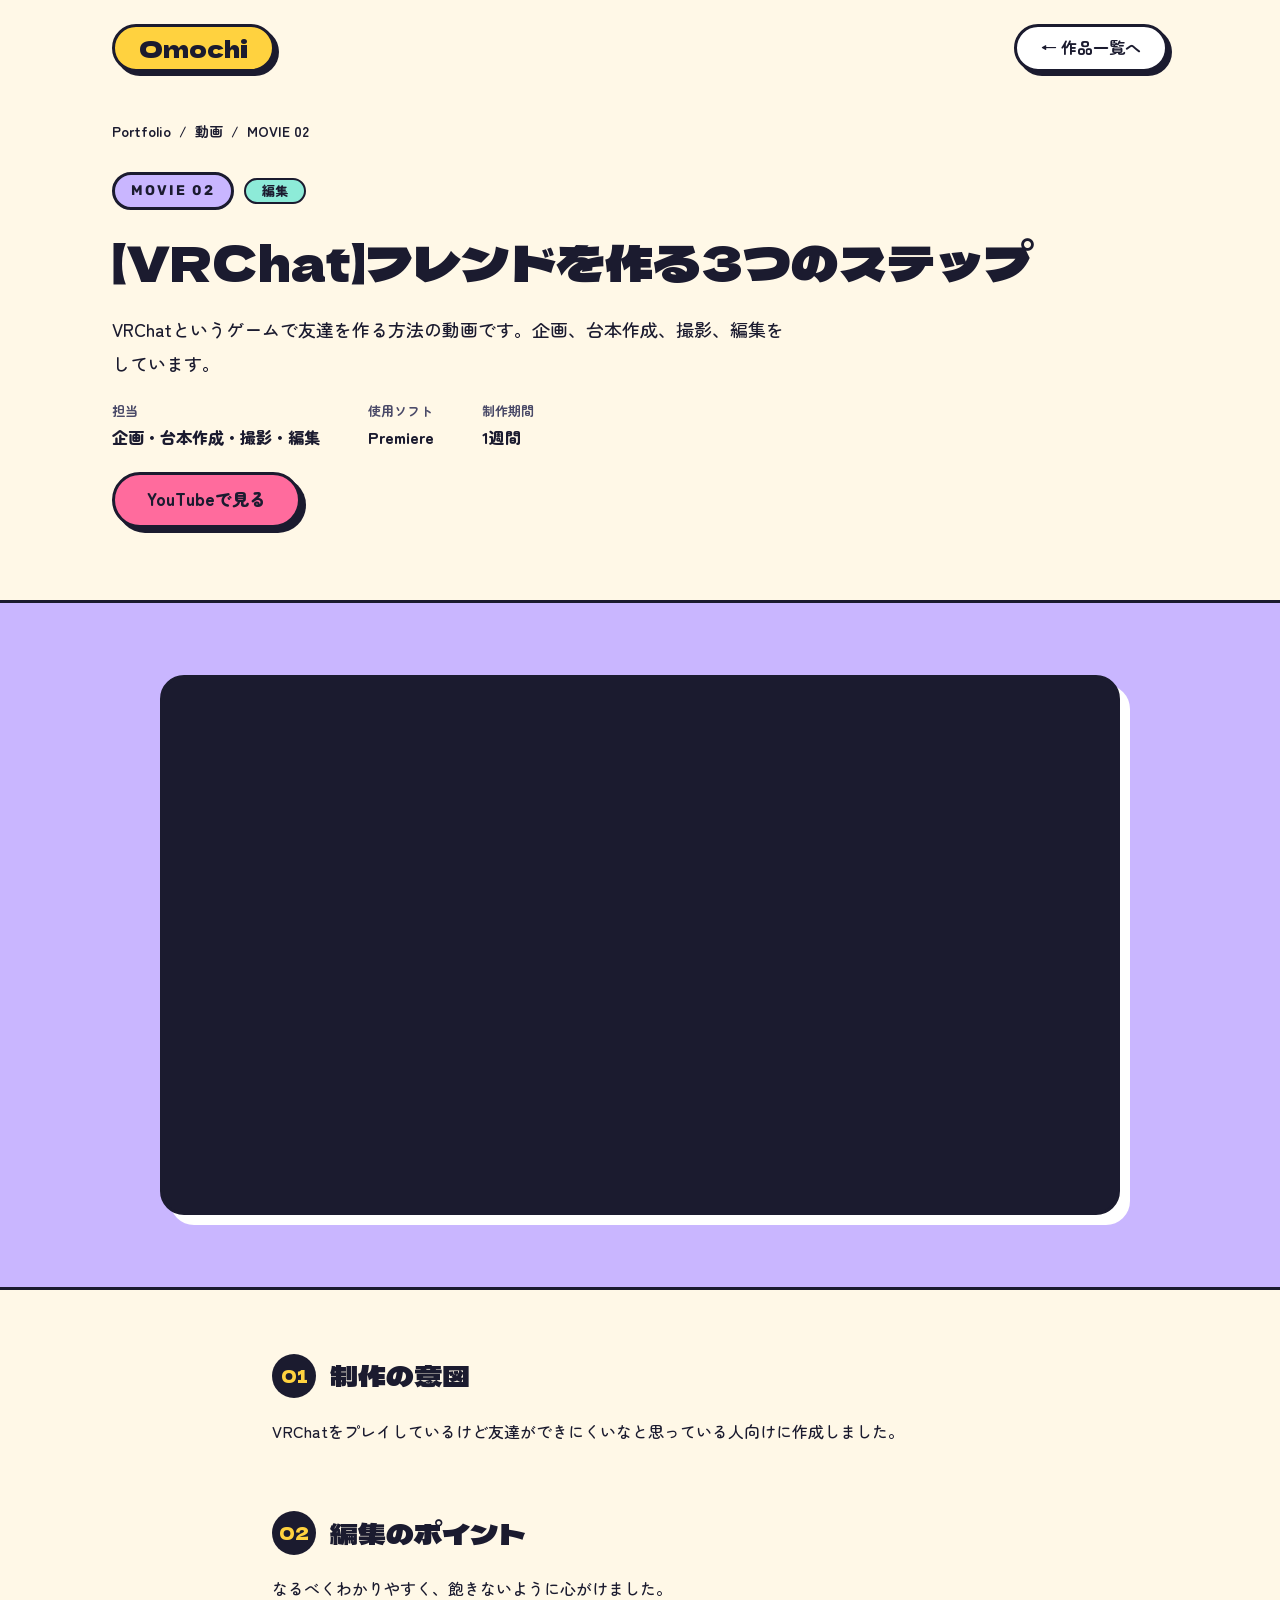
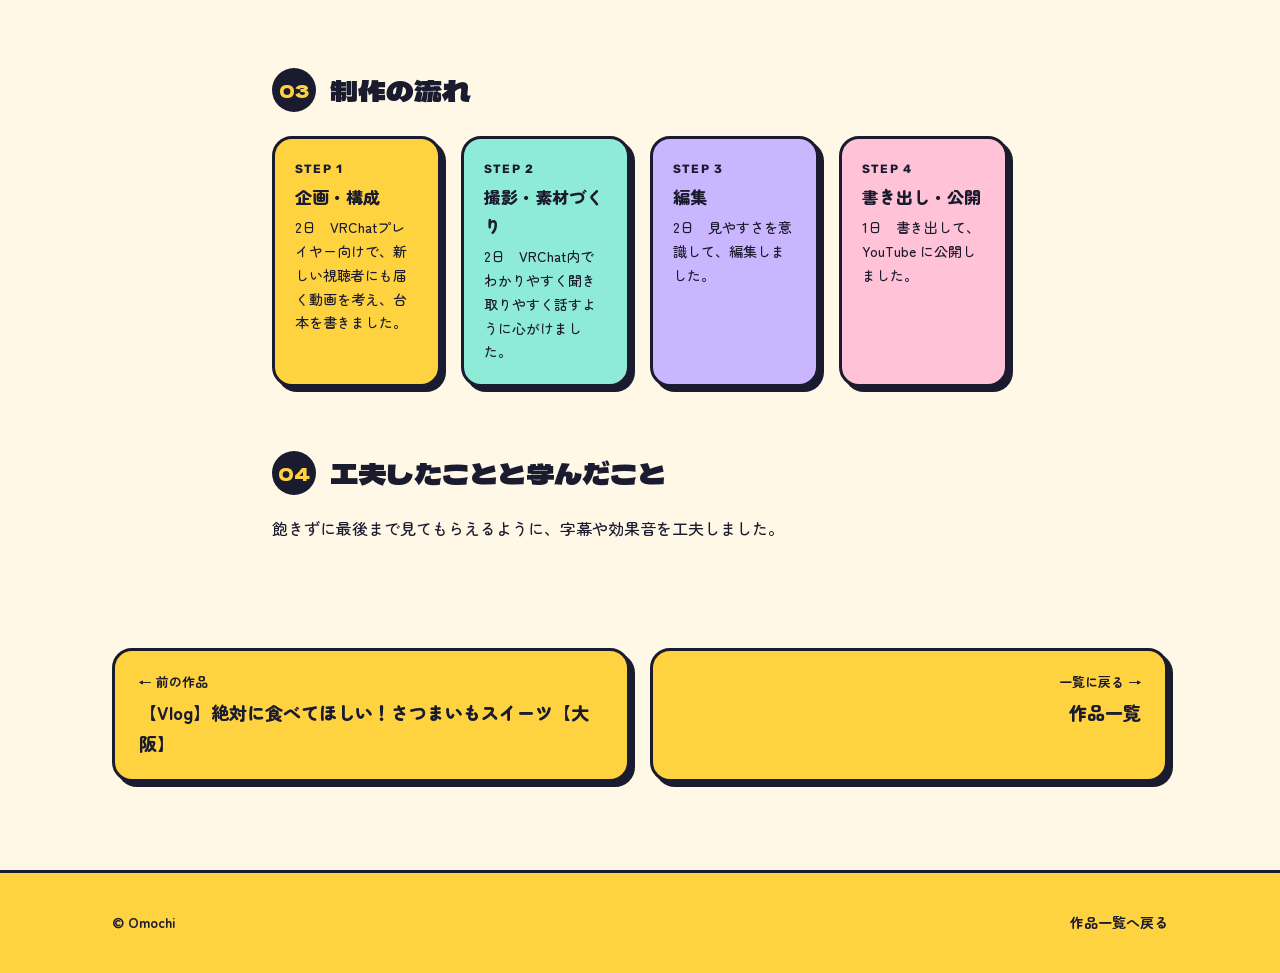
<file: detail-movie02.html>
<!DOCTYPE html>
<html lang="ja">
    <head>
        <meta charset="UTF-8">
        <meta name="viewport" content="width=device-width, initial-scale=1.0">
        <title>【VRChat】フレンドを作る3つのステップ | Portfolio</title>
        <meta name="description" content="VRChatで友達を作る方法を紹介する動画の詳細ページ">
        <link rel="preconnect" href="https://fonts.googleapis.com">
        <link rel="preconnect" href="https://fonts.gstatic.com" crossorigin>
        <link href="https://fonts.googleapis.com/css2?family=Dela+Gothic+One&family=Zen+Maru+Gothic:wght@400;500;700;900&family=Rubik:wght@500;700&display=swap" rel="stylesheet">
        <link rel="stylesheet" href="css/style.css">
        <link rel="stylesheet" href="css/detail.css">
    </head>

    <body class="detail">
        <header class="site-header" id="top">
            <div class="wrapper header-inner">
                <a href="index.html" class="pill logo">Omochi</a>
                <a class="pill pill--white" href="index.html#movie">← 作品一覧へ</a>
            </div>
        </header>

        <main>
            <!-- ===== 見出しまわり ===== -->
            <section class="wrapper detail-head">
                <nav aria-label="パンくずリスト">
                    <ol class="breadcrumb">
                        <li><a href="index.html">Portfolio</a></li>
                        <li><a href="index.html#movie">動画</a></li>
                        <li aria-current="page">MOVIE 02</li>
                    </ol>
                </nav>

                <div class="chip-row">
                    <p class="eyebrow eyebrow--lavender">MOVIE 02</p>
                    <p class="role-tag">編集</p>
                </div>
                <h1 class="detail-title">【VRChat】フレンドを作る3つのステップ</h1>
                <p class="lead">VRChatというゲームで友達を作る方法の動画です。企画、台本作成、撮影、編集をしています。</p>

                <dl class="meta">
                    <div>
                        <dt>担当</dt>
                        <dd>企画・台本作成・撮影・編集</dd>
                    </div>
                    <div>
                        <dt>使用ソフト</dt>
                        <dd>Premiere</dd>
                    </div>
                    <div>
                        <dt>制作期間</dt>
                        <dd>1週間</dd>
                    </div>
                </dl>

                <ul class="hero-buttons">
                    <li><a class="pill pill--pink pill--lg" href="https://www.youtube.com/watch?v=8xnH2M6A8n0">YouTubeで見る</a></li>
                </ul>
            </section>

            <!-- ===== 動画プレーヤー ===== -->
            <section class="player-band" aria-label="動画">
                <div class="wrapper">
                    <div class="player">
                        <iframe
                            src="https://www.youtube.com/embed/8xnH2M6A8n0"
                            title="【VRChat】フレンドを作る3つのステップ"
                            referrerpolicy="strict-origin-when-cross-origin"
                            allow="encrypted-media; picture-in-picture"
                            allowfullscreen></iframe>
                    </div>
                </div>
            </section>

            <!-- ===== 本文 ===== -->
            <div class="wrapper wrapper--narrow">

                <section class="detail-section">
                    <h2 class="section-title section-title--sm">
                        <span class="circle-number circle-number--sm" aria-hidden="true">01</span>制作の意図
                    </h2>
                    <p>VRChatをプレイしているけど友達ができにくいなと思っている人向けに作成しました。</p>
                </section>

                <section class="detail-section">
                    <h2 class="section-title section-title--sm">
                        <span class="circle-number circle-number--sm" aria-hidden="true">02</span>編集のポイント
                    </h2>
                    <p>なるべくわかりやすく、飽きないように心がけました。</p>
                </section>

                <section class="detail-section">
                    <h2 class="section-title section-title--sm">
                        <span class="circle-number circle-number--sm" aria-hidden="true">03</span>制作の流れ
                    </h2>
                    <ol class="make-flow">
                        <li class="make-step make-step--yellow">
                            <p class="step-no">STEP 1</p>
                            <h3>企画・構成</h3>
                            <p class="step-desc">2日　VRChatプレイヤー向けで、新しい視聴者にも届く動画を考え、台本を書きました。</p>
                        </li>
                        <li class="make-step make-step--green">
                            <p class="step-no">STEP 2</p>
                            <h3>撮影・素材づくり</h3>
                            <p class="step-desc">2日　VRChat内でわかりやすく聞き取りやすく話すように心がけました。</p>

                        </li>
                        <li class="make-step make-step--lavender">
                            <p class="step-no">STEP 3</p>
                            <h3>編集</h3>
                            <p class="step-desc">2日　見やすさを意識して、編集しました。</p>

                        </li>
                        <li class="make-step make-step--pink">
                            <p class="step-no">STEP 4</p>
                            <h3>書き出し・公開</h3>
                            <p class="step-desc">1日　書き出して、YouTube に公開しました。</p>
                        </li>
                    </ol>
                </section>

                <section class="detail-section">
                    <h2 class="section-title section-title--sm">
                        <span class="circle-number circle-number--sm" aria-hidden="true">04</span>工夫したことと学んだこと
                    </h2>
                    <p>飽きずに最後まで見てもらえるように、字幕や効果音を工夫しました。</p>
                </section>
            </div>

            <!-- ===== 前後のページ ===== -->
            <nav class="wrapper pager" aria-label="ページ移動">
                <a class="pager-back" href="detail-movie01.html">
                    <small>← 前の作品</small>
                    <strong>【Vlog】絶対に食べてほしい！さつまいもスイーツ【大阪】</strong>
                </a>
                <a class="pager-next pager-next--list" href="index.html#movie">
                    <small>一覧に戻る →</small>
                    <strong>作品一覧</strong>
                </a>
            </nav>
        </main>

        <footer class="site-footer">
            <div class="wrapper footer-inner">
                <small>© Omochi</small>
                <a href="index.html">作品一覧へ戻る</a>
            </div>
        </footer>

        <script src="js/main.js"></script>
    </body>
</html>
</file>
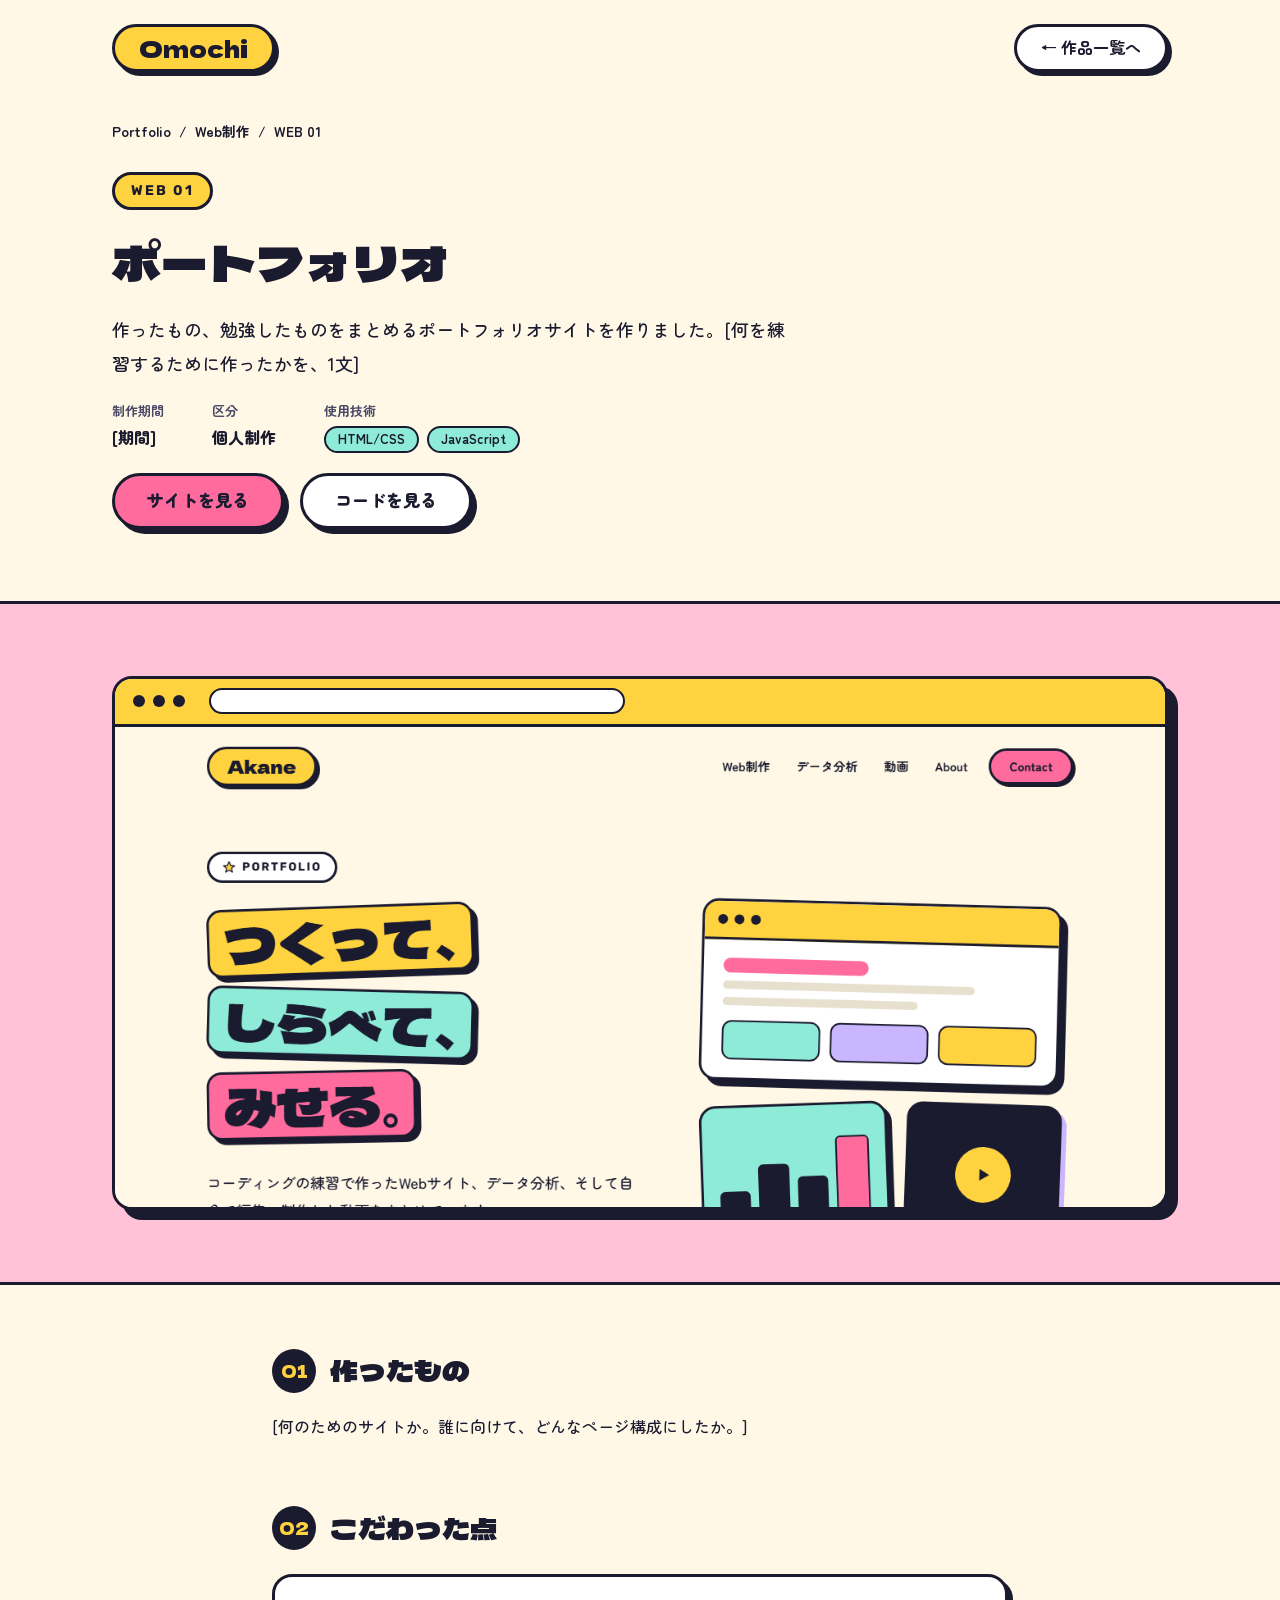
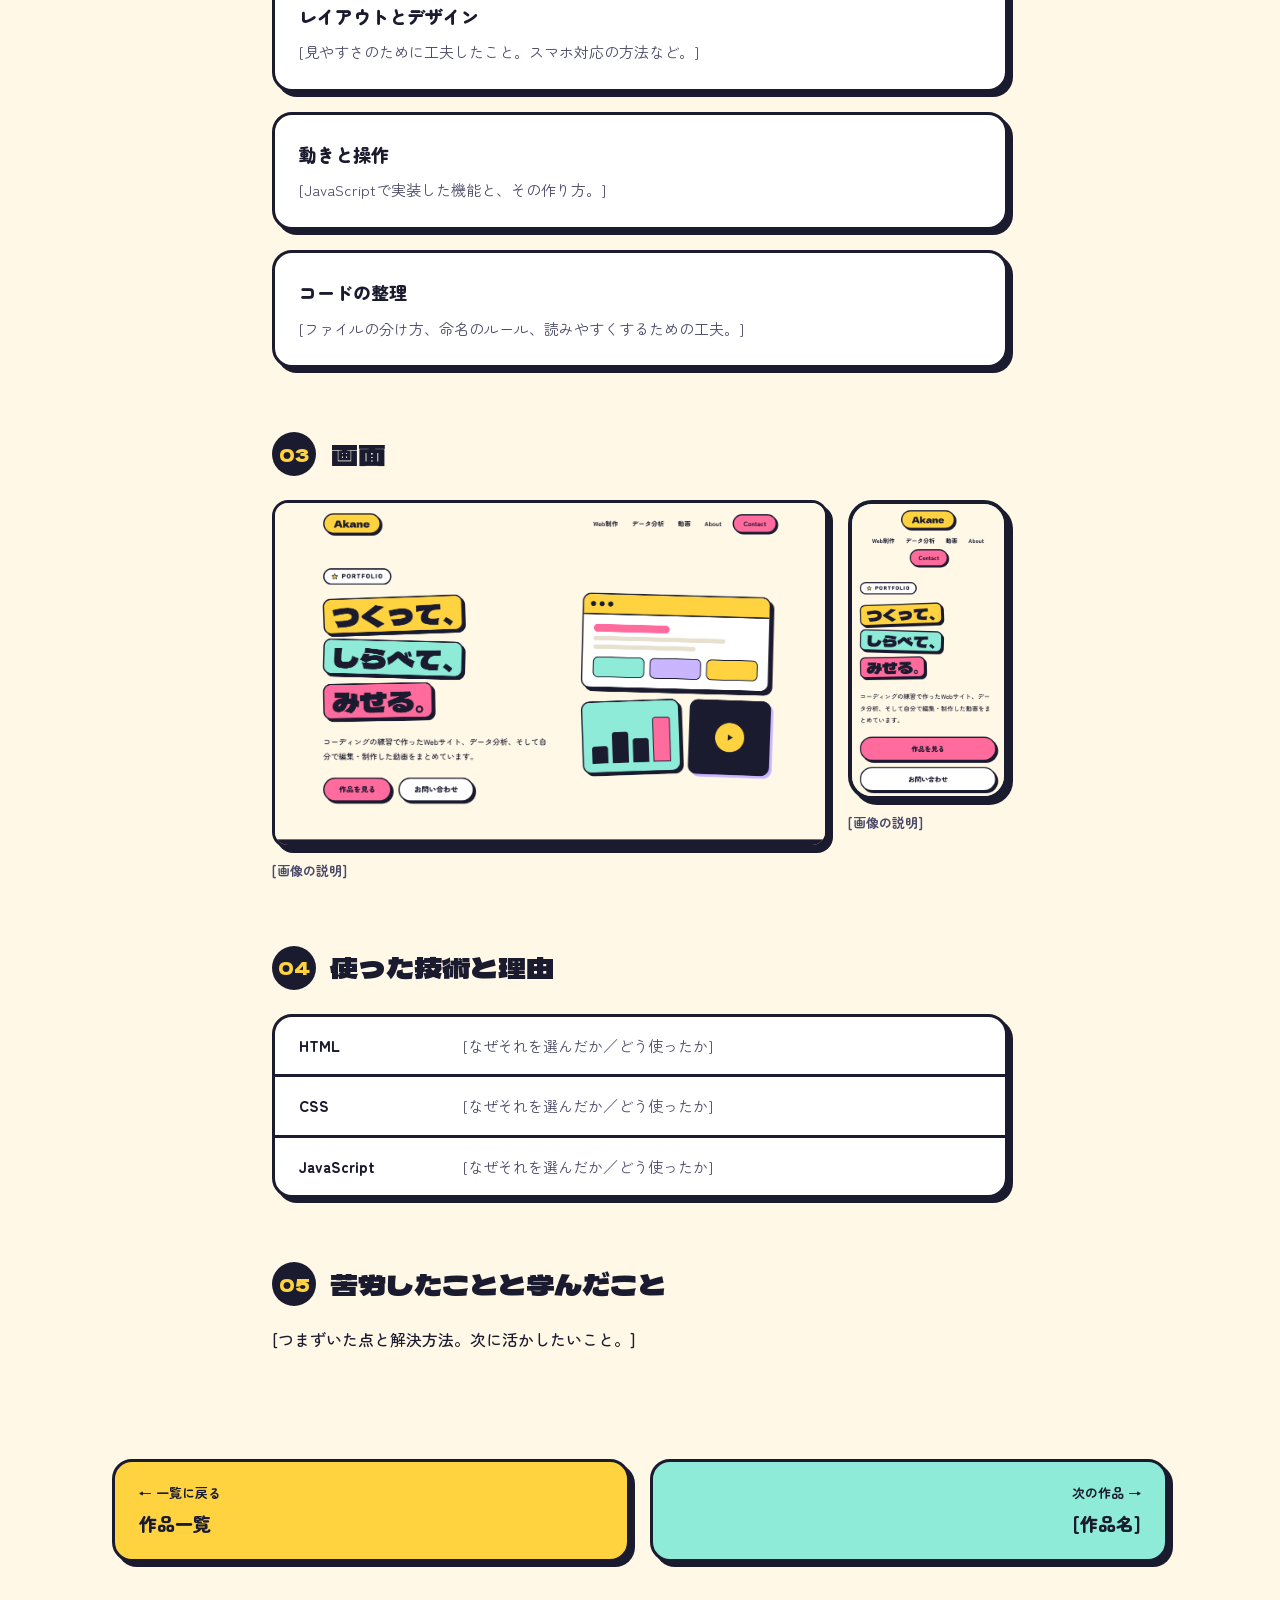
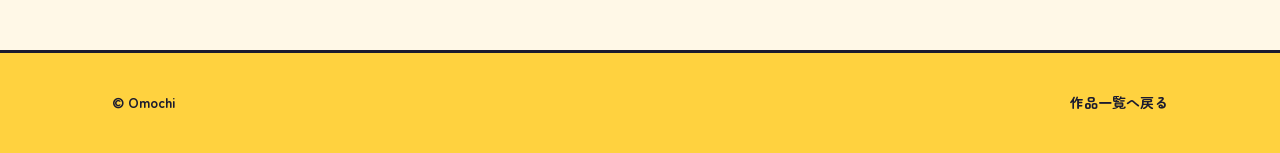
<file: detail-web.html>
<!DOCTYPE html>
<html lang="ja">
    <head>
        <meta charset="UTF-8">
        <meta name="viewport" content="width=device-width, initial-scale=1.0">
        <title>ポートフォリオ | Web制作 詳細</title>
        <meta name="description" content="Web制作の作品「ポートフォリオ」の詳細ページ">
        <link rel="preconnect" href="https://fonts.googleapis.com">
        <link rel="preconnect" href="https://fonts.gstatic.com" crossorigin>
        <link href="https://fonts.googleapis.com/css2?family=Dela+Gothic+One&family=Zen+Maru+Gothic:wght@400;500;700;900&family=Rubik:wght@500;700&display=swap" rel="stylesheet">
        <link rel="stylesheet" href="css/style.css">
        <link rel="stylesheet" href="css/detail.css">
    </head>

    <body class="detail">
        <header class="site-header" id="top">
            <div class="wrapper header-inner">
                <a href="index.html" class="pill logo">Omochi</a>
                <a class="pill pill--white" href="index.html#web">← 作品一覧へ</a>
            </div>
        </header>

        <main>
            <!-- ===== 見出しまわり ===== -->
            <section class="wrapper detail-head">
                <nav aria-label="パンくずリスト">
                    <ol class="breadcrumb">
                        <li><a href="index.html">Portfolio</a></li>
                        <li><a href="index.html#web">Web制作</a></li>
                        <li aria-current="page">WEB 01</li>
                    </ol>
                </nav>

                <p class="eyebrow eyebrow--yellow">WEB 01</p>
                <h1 class="detail-title">ポートフォリオ</h1>
                <p class="lead">作ったもの、勉強したものをまとめるポートフォリオサイトを作りました。[何を練習するために作ったかを、1文]</p>

                <dl class="meta">
                    <div>
                        <dt>制作期間</dt>
                        <dd>[期間]</dd>
                    </div>
                    <div>
                        <dt>区分</dt>
                        <dd>個人制作</dd>
                    </div>
                    <div>
                        <dt>使用技術</dt>
                        <dd>
                            <ul class="tags">
                                <li>HTML/CSS</li>
                                <li>JavaScript</li>
                            </ul>
                        </dd>
                    </div>
                </dl>

                <ul class="hero-buttons">
                    <li><a class="pill pill--pink pill--lg" href="https://nicol9632.github.io/portfolio/">サイトを見る</a></li>
                    <li><a class="pill pill--white pill--lg" href="https://github.com/Nicol9632/portfolio">コードを見る</a></li>
                </ul>
            </section>

            <!-- ===== 全体のスクリーンショット ===== -->
            <section class="shot-band" aria-label="サイト全体のスクリーンショット">
                <div class="wrapper">
                    <figure class="browser">
                        <div class="browser-bar" aria-hidden="true">
                            <span class="dot"></span>
                            <span class="dot"></span>
                            <span class="dot"></span>
                            <span class="browser-url"></span>
                        </div>
                        <div class="browser-body">
                            <img src="img/web01.png" alt="ポートフォリオサイトのトップページ" width="1280" height="800">
                        </div>
                    </figure>
                </div>
            </section>

            <!-- ===== 本文 ===== -->
            <div class="wrapper wrapper--narrow">

                <section class="detail-section">
                    <h2 class="section-title section-title--sm">
                        <span class="circle-number circle-number--sm circle--web" aria-hidden="true">01</span>作ったもの
                    </h2>
                    <p>[何のためのサイトか。誰に向けて、どんなページ構成にしたか。]</p>
                </section>

                <section class="detail-section">
                    <h2 class="section-title section-title--sm">
                        <span class="circle-number circle-number--sm circle--web" aria-hidden="true">02</span>こだわった点
                    </h2>
                    <ul class="points">
                        <li class="point">
                            <h3>レイアウトとデザイン</h3>
                            <p>[見やすさのために工夫したこと。スマホ対応の方法など。]</p>
                        </li>
                        <li class="point">
                            <h3>動きと操作</h3>
                            <p>[JavaScriptで実装した機能と、その作り方。]</p>
                        </li>
                        <li class="point">
                            <h3>コードの整理</h3>
                            <p>[ファイルの分け方、命名のルール、読みやすくするための工夫。]</p>
                        </li>
                    </ul>
                </section>

                <section class="detail-section">
                    <h2 class="section-title section-title--sm">
                        <span class="circle-number circle-number--sm circle--web" aria-hidden="true">03</span>画面
                    </h2>
                    <div class="screens">
                        <figure class="screen-pc">
                            <div class="screen-frame">
                                <img src="img/web01-pc.png" alt="PC表示のトップページ" width="1280" height="800">
                            </div>
                            <figcaption>[画像の説明]</figcaption>
                        </figure>
                        <figure class="screen-sp">
                            <div class="screen-frame">
                                <img src="img/web01-sp.png" alt="スマホ表示のトップページ" width="390" height="760">
                            </div>
                            <figcaption>[画像の説明]</figcaption>
                        </figure>
                    </div>
                </section>

                <section class="detail-section">
                    <h2 class="section-title section-title--sm">
                        <span class="circle-number circle-number--sm circle--web" aria-hidden="true">04</span>使った技術と理由
                    </h2>
                    <dl class="tech">
                        <div class="tech-row">
                            <dt>HTML</dt>
                            <dd>[なぜそれを選んだか／どう使ったか]</dd>
                        </div>
                        <div class="tech-row">
                            <dt>CSS</dt>
                            <dd>[なぜそれを選んだか／どう使ったか]</dd>
                        </div>
                        <div class="tech-row">
                            <dt>JavaScript</dt>
                            <dd>[なぜそれを選んだか／どう使ったか]</dd>
                        </div>
                    </dl>
                </section>

                <section class="detail-section">
                    <h2 class="section-title section-title--sm">
                        <span class="circle-number circle-number--sm circle--web" aria-hidden="true">05</span>苦労したことと学んだこと
                    </h2>
                    <p>[つまずいた点と解決方法。次に活かしたいこと。]</p>
                </section>
            </div>

            <!-- ===== 前後のページ ===== -->
            <nav class="wrapper pager" aria-label="ページ移動">
                <a class="pager-back" href="index.html#web">
                    <small>← 一覧に戻る</small>
                    <strong>作品一覧</strong>
                </a>
                <a class="pager-next" href="detail-data.html">
                    <small>次の作品 →</small>
                    <strong>[作品名]</strong>
                </a>
            </nav>
        </main>

        <footer class="site-footer">
            <div class="wrapper footer-inner">
                <small>© Omochi</small>
                <a href="index.html">作品一覧へ戻る</a>
            </div>
        </footer>

        <script src="js/main.js"></script>
    </body>
</html>
</file>
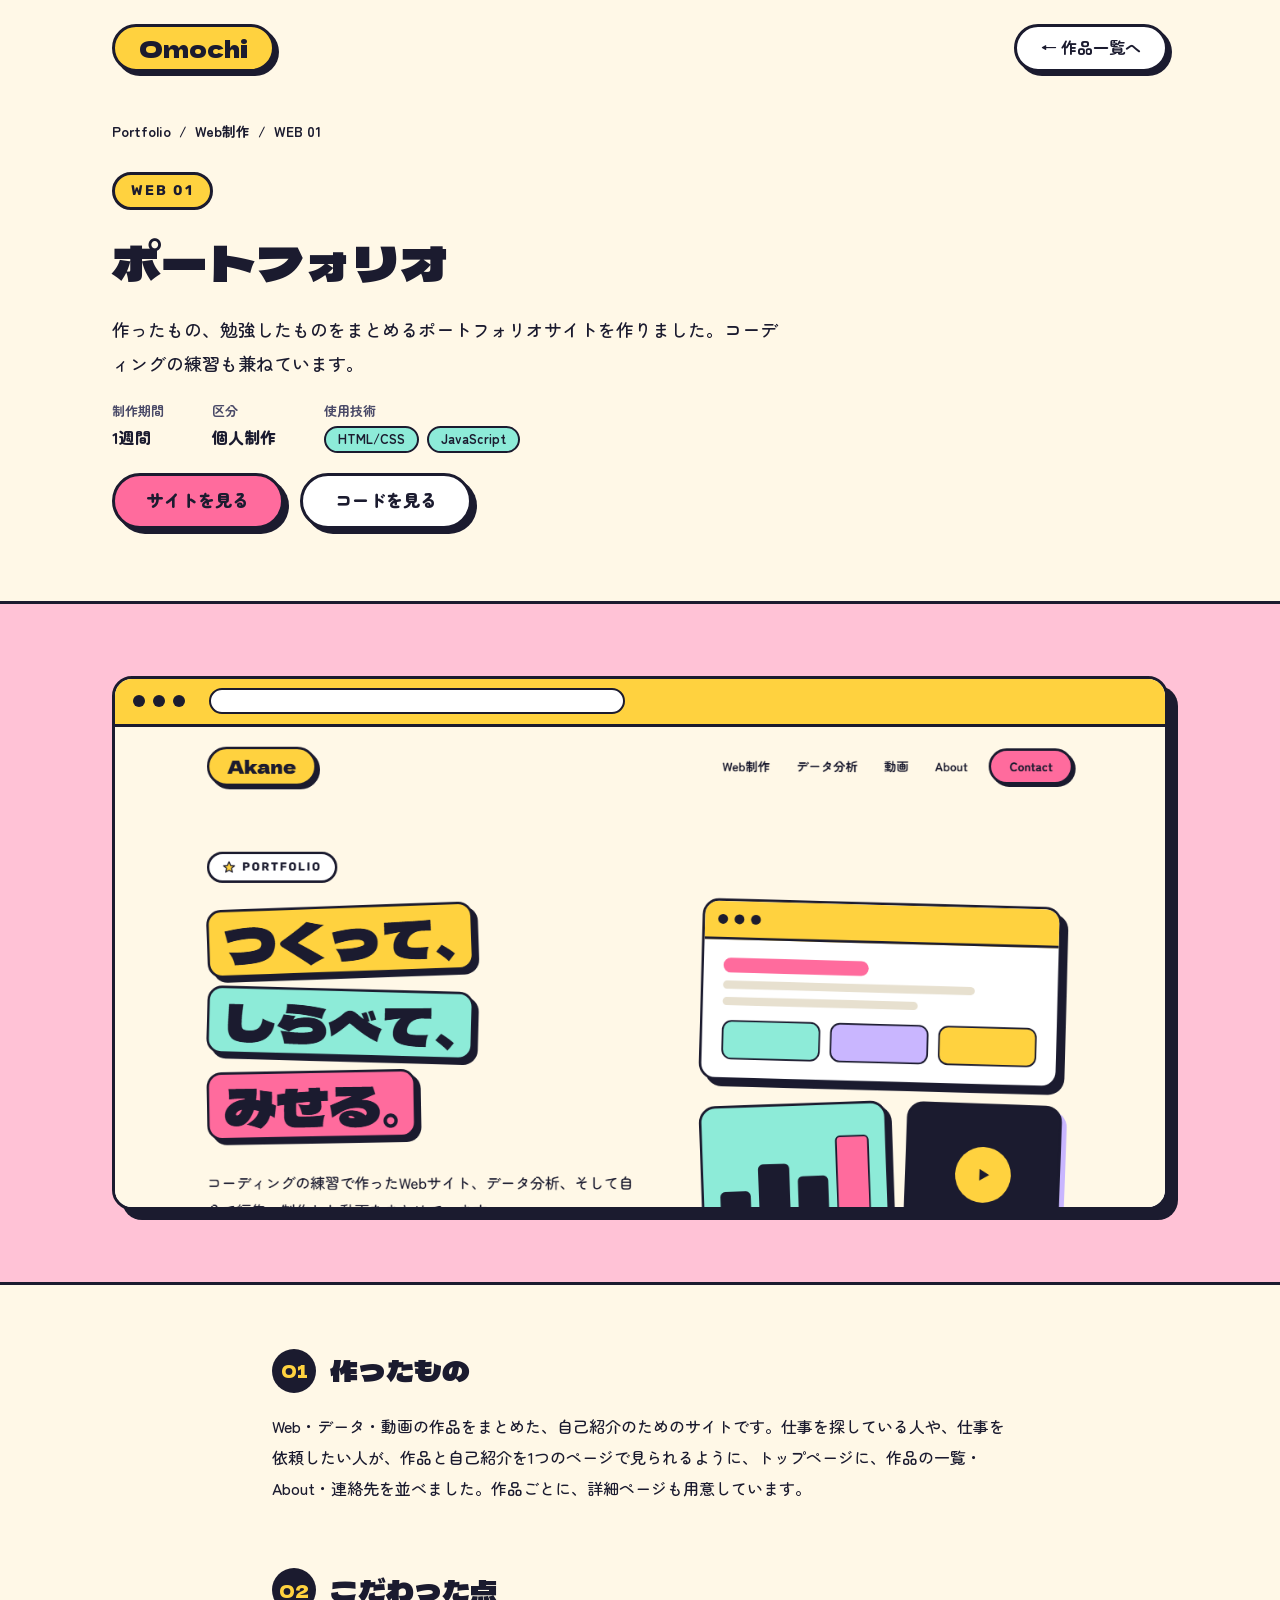
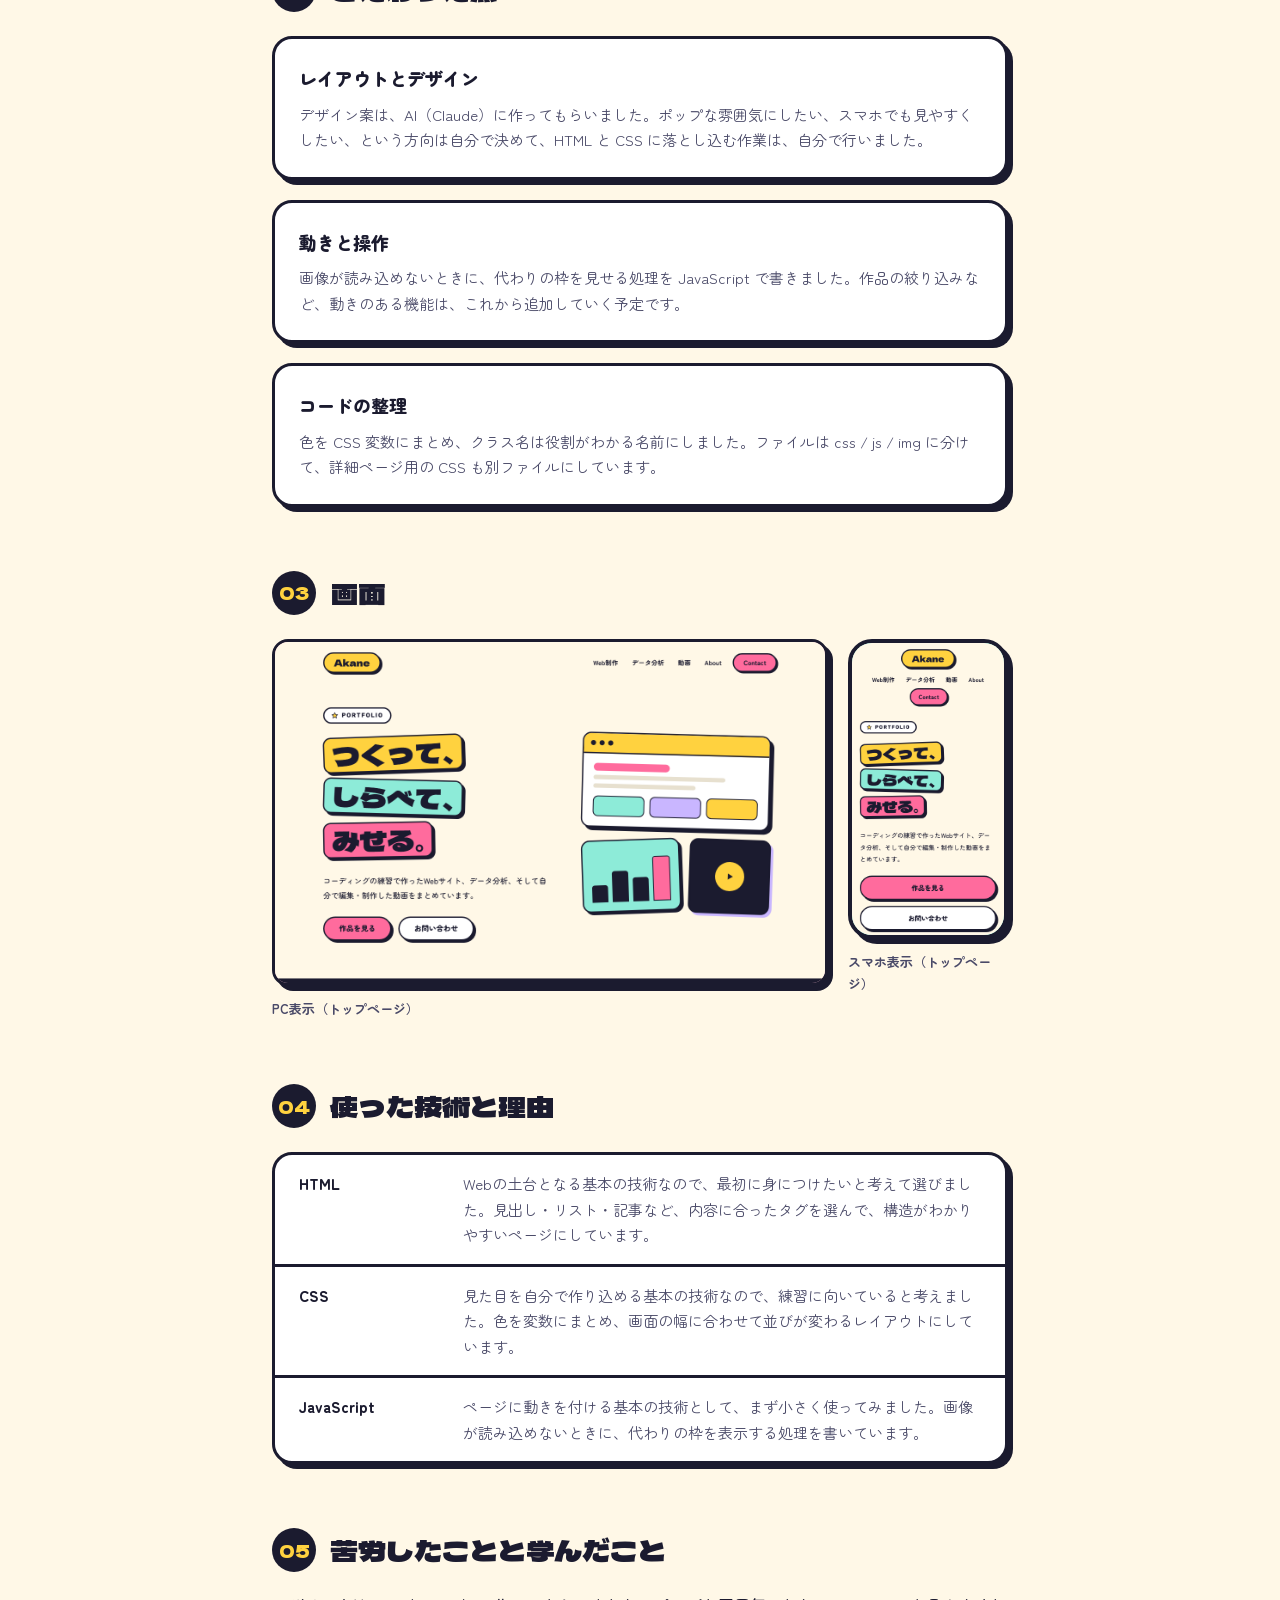
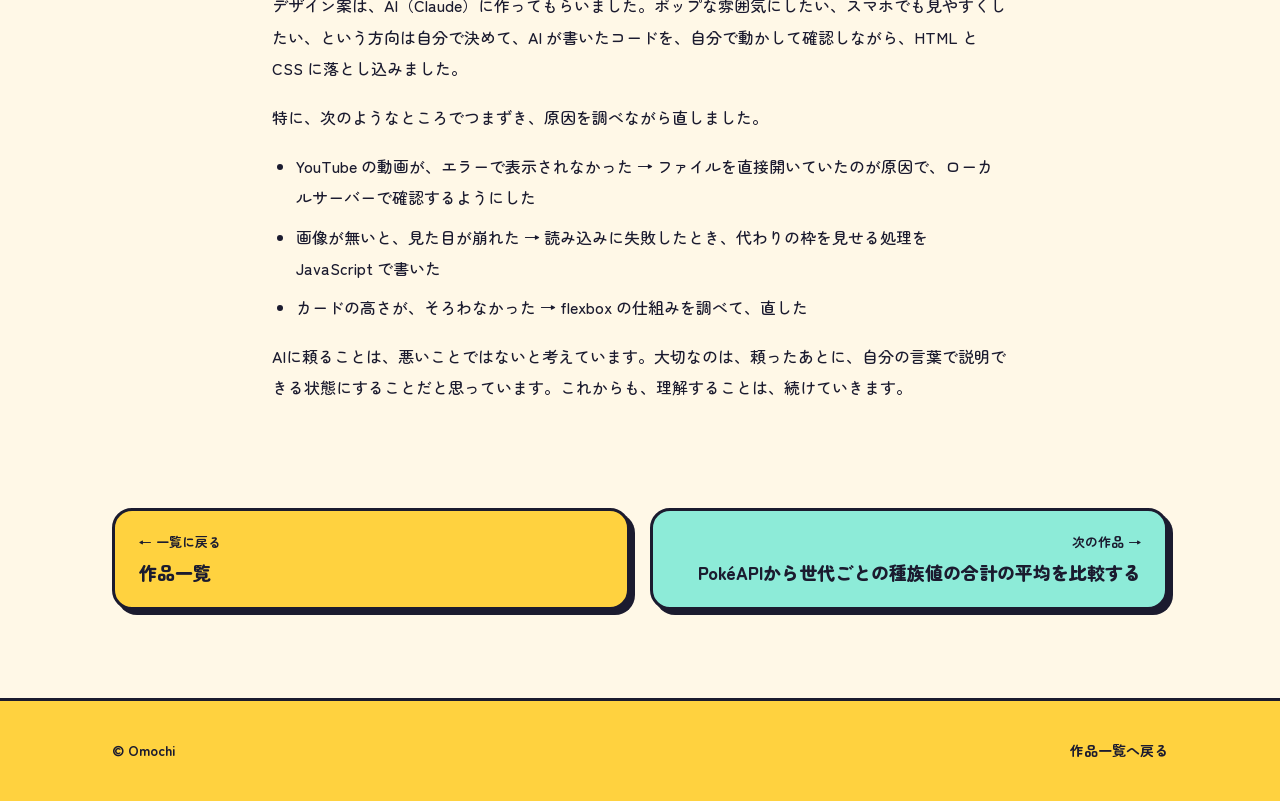
<file: detail-web01.html>
<!DOCTYPE html>
<html lang="ja">
    <head>
        <meta charset="UTF-8">
        <meta name="viewport" content="width=device-width, initial-scale=1.0">
        <title>ポートフォリオ | Web制作 詳細</title>
        <meta name="description" content="Web制作の作品「ポートフォリオ」の詳細ページ">
        <link rel="preconnect" href="https://fonts.googleapis.com">
        <link rel="preconnect" href="https://fonts.gstatic.com" crossorigin>
        <link href="https://fonts.googleapis.com/css2?family=Dela+Gothic+One&family=Zen+Maru+Gothic:wght@400;500;700;900&family=Rubik:wght@500;700&display=swap" rel="stylesheet">
        <link rel="stylesheet" href="css/style.css">
        <link rel="stylesheet" href="css/detail.css">
    </head>

    <body class="detail">
        <header class="site-header" id="top">
            <div class="wrapper header-inner">
                <a href="index.html" class="pill logo">Omochi</a>
                <a class="pill pill--white" href="index.html#web">← 作品一覧へ</a>
            </div>
        </header>

        <main>
            <!-- ===== 見出しまわり ===== -->
            <section class="wrapper detail-head">
                <nav aria-label="パンくずリスト">
                    <ol class="breadcrumb">
                        <li><a href="index.html">Portfolio</a></li>
                        <li><a href="index.html#web">Web制作</a></li>
                        <li aria-current="page">WEB 01</li>
                    </ol>
                </nav>

                <p class="eyebrow eyebrow--yellow">WEB 01</p>
                <h1 class="detail-title">ポートフォリオ</h1>
                <p class="lead">作ったもの、勉強したものをまとめるポートフォリオサイトを作りました。コーディングの練習も兼ねています。</p>

                <dl class="meta">
                    <div>
                        <dt>制作期間</dt>
                        <dd>1週間</dd>
                    </div>
                    <div>
                        <dt>区分</dt>
                        <dd>個人制作</dd>
                    </div>
                    <div>
                        <dt>使用技術</dt>
                        <dd>
                            <ul class="tags">
                                <li>HTML/CSS</li>
                                <li>JavaScript</li>
                            </ul>
                        </dd>
                    </div>
                </dl>

                <ul class="hero-buttons">
                    <li><a class="pill pill--pink pill--lg" href="https://nicol9632.github.io/portfolio/">サイトを見る</a></li>
                    <li><a class="pill pill--white pill--lg" href="https://github.com/Nicol9632/portfolio">コードを見る</a></li>
                </ul>
            </section>

            <!-- ===== 全体のスクリーンショット ===== -->
            <section class="shot-band" aria-label="サイト全体のスクリーンショット">
                <div class="wrapper">
                    <figure class="browser">
                        <div class="browser-bar" aria-hidden="true">
                            <span class="dot"></span>
                            <span class="dot"></span>
                            <span class="dot"></span>
                            <span class="browser-url"></span>
                        </div>
                        <div class="browser-body">
                            <img src="img/web01.png" alt="ポートフォリオサイトのトップページ" width="1280" height="800">
                        </div>
                    </figure>
                </div>
            </section>

            <!-- ===== 本文 ===== -->
            <div class="wrapper wrapper--narrow">

                <section class="detail-section">
                    <h2 class="section-title section-title--sm">
                        <span class="circle-number circle-number--sm circle--web" aria-hidden="true">01</span>作ったもの
                    </h2>
                    <p>Web・データ・動画の作品をまとめた、自己紹介のためのサイトです。仕事を探している人や、仕事を依頼したい人が、作品と自己紹介を1つのページで見られるように、トップページに、作品の一覧・About・連絡先を並べました。作品ごとに、詳細ページも用意しています。</p>
                </section>

                <section class="detail-section">
                    <h2 class="section-title section-title--sm">
                        <span class="circle-number circle-number--sm circle--web" aria-hidden="true">02</span>こだわった点
                    </h2>
                    <ul class="points">
                        <li class="point">
                            <h3>レイアウトとデザイン</h3>
                            <p>デザイン案は、AI（Claude）に作ってもらいました。ポップな雰囲気にしたい、スマホでも見やすくしたい、という方向は自分で決めて、HTML と CSS に落とし込む作業は、自分で行いました。</p>
                        </li>
                        <li class="point">
                            <h3>動きと操作</h3>
                            <p>画像が読み込めないときに、代わりの枠を見せる処理を JavaScript で書きました。作品の絞り込みなど、動きのある機能は、これから追加していく予定です。</p>
                        </li>
                        <li class="point">
                            <h3>コードの整理</h3>
                            <p>色を CSS 変数にまとめ、クラス名は役割がわかる名前にしました。ファイルは css / js / img に分けて、詳細ページ用の CSS も別ファイルにしています。</p>
                        </li>
                    </ul>
                </section>

                <section class="detail-section">
                    <h2 class="section-title section-title--sm">
                        <span class="circle-number circle-number--sm circle--web" aria-hidden="true">03</span>画面
                    </h2>
                    <div class="screens">
                        <figure class="screen-pc">
                            <div class="screen-frame">
                                <img src="img/web01-pc.png" alt="PC表示のトップページ" width="1280" height="800">
                            </div>
                            <figcaption>PC表示（トップページ）</figcaption>
                        </figure>
                        <figure class="screen-sp">
                            <div class="screen-frame">
                                <img src="img/web01-sp.png" alt="スマホ表示のトップページ" width="390" height="760">
                            </div>
                            <figcaption>スマホ表示（トップページ）</figcaption>
                        </figure>
                    </div>
                </section>

                <section class="detail-section">
                    <h2 class="section-title section-title--sm">
                        <span class="circle-number circle-number--sm circle--web" aria-hidden="true">04</span>使った技術と理由
                    </h2>
                    <dl class="tech">
                        <div class="tech-row">
                            <dt>HTML</dt>
                            <dd>Webの土台となる基本の技術なので、最初に身につけたいと考えて選びました。見出し・リスト・記事など、内容に合ったタグを選んで、構造がわかりやすいページにしています。</dd>
                        </div>
                        <div class="tech-row">
                            <dt>CSS</dt>
                            <dd>見た目を自分で作り込める基本の技術なので、練習に向いていると考えました。色を変数にまとめ、画面の幅に合わせて並びが変わるレイアウトにしています。</dd>
                        </div>
                        <div class="tech-row">
                            <dt>JavaScript</dt>
                            <dd>ページに動きを付ける基本の技術として、まず小さく使ってみました。画像が読み込めないときに、代わりの枠を表示する処理を書いています。</dd>
                        </div>
                    </dl>
                </section>

                <section class="detail-section">
                    <h2 class="section-title section-title--sm">
                        <span class="circle-number circle-number--sm circle--web" aria-hidden="true">05</span>苦労したことと学んだこと
                    </h2>
                    <p>デザイン案は、AI（Claude）に作ってもらいました。ポップな雰囲気にしたい、スマホでも見やすくしたい、という方向は自分で決めて、AI が書いたコードを、自分で動かして確認しながら、HTML と CSS に落とし込みました。</p>
                    <p>特に、次のようなところでつまずき、原因を調べながら直しました。</p>
                    <ul class="learned">
                        <li>YouTube の動画が、エラーで表示されなかった → ファイルを直接開いていたのが原因で、ローカルサーバーで確認するようにした</li>
                        <li>画像が無いと、見た目が崩れた → 読み込みに失敗したとき、代わりの枠を見せる処理を JavaScript で書いた</li>
                        <li>カードの高さが、そろわなかった → flexbox の仕組みを調べて、直した</li>
                    </ul>
                    <p>AIに頼ることは、悪いことではないと考えています。大切なのは、頼ったあとに、自分の言葉で説明できる状態にすることだと思っています。これからも、理解することは、続けていきます。</p>
                </section>
            </div>

            <!-- ===== 前後のページ ===== -->
            <nav class="wrapper pager" aria-label="ページ移動">
                <a class="pager-back" href="index.html#web">
                    <small>← 一覧に戻る</small>
                    <strong>作品一覧</strong>
                </a>
                <a class="pager-next" href="detail-data01.html">
                    <small>次の作品 →</small>
                    <strong>PokéAPIから世代ごとの種族値の合計の平均を比較する</strong>
                </a>
            </nav>
        </main>

        <footer class="site-footer">
            <div class="wrapper footer-inner">
                <small>© Omochi</small>
                <a href="index.html">作品一覧へ戻る</a>
            </div>
        </footer>

        <script src="js/main.js"></script>
    </body>
</html>
</file>
<file: css/style.css>
:root {
  --ink: #1B1B2F;
  --ink-soft: #4A4A68;     /* 説明文のグレー */
  --cream: #FFF8E7;
  --yellow: #FFD23F;
  --green: #8DEBD8;
  --pink: #FF6B9D;
  --pink-soft: #FFC2D6;
  --lavender: #C9B6FF;
  --white: #FFFFFF;
  --gray: #E5E5E5;
}

*, *::before, *::after { box-sizing: border-box; }

body {
  margin: 0;
  font-family: "Zen Maru Gothic", sans-serif;
  line-height: 1.7;
  color: var(--ink);
  background-color: var(--cream);
  overflow-x: clip;        /* 傾けた図形が、横にはみ出さないように */
}

a { color: inherit; text-decoration: none; }
a:focus-visible { outline: 3px solid var(--ink); outline-offset: 3px; }

.wrapper {
  max-width: 70rem;
  padding: 0 2rem;
  margin: 0 auto;
}

/* ===== ヘッダー ===== */
.header-inner {
  display: flex;
  flex-wrap: wrap;
  align-items: center;
  justify-content: space-between;
  gap: 1rem 1.5rem;
  min-height: 6rem;
}

/* 丸いボタン */
.pill {
  display: inline-flex;
  align-items: center;
  justify-content: center;
  min-height: 3rem;
  padding: 0 1.5rem;
  background: var(--yellow);
  border: 3px solid var(--ink);
  border-radius: 999px;
  box-shadow: 4px 4px 0 var(--ink);
}

/* 色のバリエーション（.pill より後に書く） */
.pill--pink  { background: var(--pink);  font-weight: 700; }
.pill--white { background: var(--white); font-weight: 700; }

/* 大きいボタン */
.pill--lg {
  min-height: 3.5rem;
  padding: 0 2rem;
  box-shadow: 5px 5px 0 var(--ink);
  font-size: 1.0625rem;
  font-weight: 900;
}

.pill:hover {
  transform: translate(2px, 2px);
  box-shadow: 2px 2px 0 var(--ink);
}

.logo {
  font-family: "Dela Gothic One", sans-serif;
  font-size: 1.5rem;
}

.nav {
  display: flex;
  flex-wrap: wrap;
  align-items: center;
  gap: 0.5rem;
  margin: 0;
  padding: 0;
  list-style: none;
}

.nav-link {
  display: inline-flex;
  align-items: center;
  min-height: 3rem;
  padding: 0 1rem;
  font-weight: 700;
}
.nav-link:hover {
  text-decoration: underline;
  text-decoration-thickness: 3px;
  text-underline-offset: 4px;
}

/* ===== ヒーロー ===== */
.hero {
  display: flex;
  flex-wrap: wrap;
  align-items: center;
  gap: 3.5rem;
  padding-block: 3.5rem 5.5rem;
}

.hero-text {
  flex: 1 1 28.75rem;
  min-width: 0;
  display: flex;
  flex-direction: column;
  align-items: flex-start;
  gap: 1.5rem;
}

/* 「PORTFOLIO」「ABOUT」のチップ */
.eyebrow {
  display: inline-flex;
  align-items: center;
  gap: 0.5rem;
  margin: 0;
  padding: 0.25rem 1rem;
  background: var(--white);
  border: 3px solid var(--ink);
  border-radius: 999px;
  font-family: "Rubik", sans-serif;
  font-size: 0.875rem;
  font-weight: 700;
  letter-spacing: 0.14em;
  line-height: 1.7;
}
.eyebrow--yellow { background: var(--yellow); }
.eyebrow svg { width: 1rem; height: 1rem; }
.eyebrow path {
  fill: var(--yellow);
  stroke: var(--ink);
  stroke-width: 2;
  stroke-linejoin: round;
}

/* キャッチコピー */
.catch {
  display: flex;
  flex-direction: column;
  align-items: flex-start;
  gap: 1.125rem;
  margin: 0;
  font-family: "Dela Gothic One", sans-serif;
  font-weight: 400;
  font-size: 4rem;
  line-height: 1.2;
}

.box {
  padding: 0 1.125rem;
  background: var(--yellow);
  border: 3px solid var(--ink);
  border-radius: 1.125rem;
  box-shadow: 6px 6px 0 var(--ink);
}
.box--web   { transform: rotate(-2deg); }
.box--data  { background: var(--green); transform: rotate(1.5deg); }
.box--movie { background: var(--pink);  transform: rotate(-1deg); }

.lead {
  margin: 0;
  max-width: 32.5rem;
  font-size: 1.125rem;
  font-weight: 500;
  line-height: 1.9;
}

.hero-buttons {
  display: flex;
  flex-wrap: wrap;
  gap: 1rem;
  margin: 0;
  padding: 0;
  list-style: none;
}

/* 右の図形 */
.hero-visual {
  flex: 1 1 25rem;
  min-width: 0;
  display: flex;
  flex-direction: column;
  gap: 1.5rem;
  padding: 1rem;
}

/* ① 窓 */
.window {
  background: var(--white);
  border: 3px solid var(--ink);
  border-radius: 1.25rem;
  box-shadow: 8px 8px 0 var(--ink);
  overflow: hidden;
  transform: rotate(1.5deg);
}
.window-bar {
  display: flex;
  align-items: center;
  gap: 0.5rem;
  min-height: 2.75rem;
  padding: 0 1rem;
  background: var(--yellow);
  border-bottom: 3px solid var(--ink);
}
.dot {
  width: 0.75rem;
  height: 0.75rem;
  border-radius: 50%;
  background: var(--ink);
}
.window-body {
  display: flex;
  flex-direction: column;
  gap: 0.625rem;
  height: 10.5rem;
  padding: 1.5rem;
}
.line {
  width: 80%;
  height: 0.625rem;
  border-radius: 999px;
  background: #E7E0CF;
}
.line--accent { width: 46%; height: 1.125rem; background: var(--pink); }
.line--short  { width: 62%; }
.blocks { display: flex; gap: 0.75rem; margin-top: auto; }
.block {
  flex: 1;
  height: 2.75rem;
  border: 2px solid var(--ink);
  border-radius: 0.75rem;
}
.block--mint     { background: var(--green); }
.block--lavender { background: var(--lavender); }
.block--yellow   { background: var(--yellow); }

/* ② ③ タイル */
.tiles { display: flex; gap: 1.25rem; }
.tile {
  flex: 1;
  min-width: 0;
  height: 10.5rem;
  border: 3px solid var(--ink);
  border-radius: 1.25rem;
  box-shadow: 6px 6px 0 var(--ink);
}

/* ② 棒グラフ（Dataのサムネイルでも、使い回す） */
.tile--chart {
  display: flex;
  align-items: flex-end;
  gap: 0.625rem;
  padding: 1.25rem;
  background: var(--green);
  transform: rotate(-2deg);
}
.bar {
  flex: 1;
  background: var(--ink);
  border-radius: 0.375rem 0.375rem 0 0;
}
.bar--accent { background: var(--pink); border: 2px solid var(--ink); }

/* ③ 再生ボタン（動画のサムネイルでも、使い回す） */
.tile--video {
  display: flex;
  align-items: center;
  justify-content: center;
  background: var(--ink);
  box-shadow: 6px 6px 0 var(--lavender);
  transform: rotate(2deg);
}
.play {
  display: flex;
  align-items: center;
  justify-content: center;
  width: 4rem;
  height: 4rem;
  border-radius: 50%;
  background: var(--yellow);
}
.play svg { width: 1.5rem; height: 1.5rem; fill: var(--ink); }

.divider {
  height: 2rem;
  margin: 0;
  border: 0;
  background: var(--ink);
}

/* ===== セクション共通 ===== */
.section { padding-block: 6rem; }

.section-head { margin-bottom: 3rem; }
.section-head p {
  margin: 1rem 0 0;
  max-width: 35rem;
  font-size: 1.0625rem;
  font-weight: 500;
}

.section-title {
  display: flex;
  align-items: center;
  gap: 1rem;
  margin: 0;
  font-family: "Dela Gothic One", sans-serif;
  font-weight: 400;
  font-size: 3rem;
  line-height: 1.2;
}

/* 丸い番号 */
.circle-number {
  display: inline-grid;
  place-items: center;
  flex: none;
  inline-size: 4rem;
  aspect-ratio: 1;
  border-radius: 50%;
  background: var(--ink);
  font-size: 1.5rem;
  line-height: 1;
}
.circle--web   { color: var(--yellow); }
.circle--data  { color: var(--green); }
.circle--movie { color: var(--lavender); }

.section--web {
  background: var(--yellow);
  border-bottom: 3px solid var(--ink);
}
.section--data { background: var(--cream); }
.section--movie {
  background: var(--lavender);
  border-block: 3px solid var(--ink);
}

/* ===== カードの並び ===== */
.cards {
  display: flex;
  flex-wrap: wrap;
  gap: 2rem 1.75rem;
  margin: 0;
  padding: 0;
  list-style: none;
}
.cards > li {
  display: flex;
  flex: 1 1 18.75rem;
  min-width: 0;
}
.cards--data > li { flex-basis: 27.5rem; }

/* ===== カード1枚 ===== */
.card {
  flex: 1;
  display: flex;
  flex-direction: column;
  background: var(--white);
  border: 3px solid var(--ink);
  border-radius: 1.5rem;
  box-shadow: 8px 8px 0 var(--ink);
  overflow: hidden;
}

/* 画像の枠（画像が無い時は、仮の表示が出る） */
.thumb {
  position: relative;
  display: grid;
  place-items: center;
  aspect-ratio: 8 / 5;
  border-bottom: 3px solid var(--ink);
  background: repeating-linear-gradient(45deg, var(--gray) 0 1rem, var(--white) 1rem 2rem);
  font-size: 0.8125rem;
  font-weight: 700;
}
.thumb img {
  position: static;
  z-index: 1;               /* 仮の表示より上に重ねる */
  width: 100%;
  height: 100%;
  object-fit: cover;
}

/* Web：ピンク地にブラウザの窓 */
.thumb--web {
  aspect-ratio: auto;
  height: 13rem;
  background: var(--pink-soft);
  overflow: hidden;
}
.thumb--web img {
  object-position: top;     /* 画像の上端を、枠の上端にそろえる */
}
.thumb--web::before {
  content: "";
  position: absolute;
  left: 1.5rem;
  right: 1.5rem;
  bottom: 0;
  height: 10rem;
  background: linear-gradient(
    var(--yellow) 0 1.75rem,
    var(--ink) 1.75rem calc(1.75rem + 3px),
    var(--white) calc(1.75rem + 3px)
  );
  border: 3px solid var(--ink);
  border-bottom: 0;
  border-radius: 0.75rem 0.75rem 0 0;
}
.thumb--web::after {
  content: "[スクリーンショット]";
  position: absolute;
  bottom: 3rem;
  color: var(--ink-soft);
}

/* Data：ミント地に棒グラフ */
.thumb--data {
  aspect-ratio: auto;
  height: 14.5rem;
  padding: 1.25rem 1.5rem 0;
  background: var(--green);
  grid-template-rows: auto 1fr;
  place-items: start;
}
.thumb--data::before { content: "[グラフ画像]"; }
.thumb-chart {
  align-self: end;
  width: 100%;
  height: 9.5rem;
  display: flex;
  align-items: flex-end;
  gap: 0.875rem;
  border-bottom: 3px solid var(--ink);
}
.bar--highlight {
  background: var(--yellow);
  border: 3px solid var(--ink);
  border-bottom: 0;
}
.thumb--data img {
    position: absolute;
    inset: 0;
    width: 100%;
    height: 100%;
    object-fit: cover;
    object-position: top left; /* どこを残すか */
}

/* カードの本文 */
.card-body {
  flex: 1;
  display: flex;
  flex-direction: column;
  gap: 0.75rem;
  padding: 1.5rem;
}
.card-body p { margin: 0; }
.card-desc { color: var(--ink-soft); font-size: 0.9375rem; }

.badge {
  align-self: flex-start;
  width: fit-content;
  padding: 0 0.875rem;
  background: var(--yellow);
  color: var(--ink);
  border: 2px solid var(--ink);
  border-radius: 999px;
  font-family: "Rubik", sans-serif;
  font-size: 0.75rem;
  font-weight: 700;
  letter-spacing: 0.1em;
}
.badge--data { background: var(--green); }
.badge--movie { background: var(--green);}

.card h3 {
  margin: 0;
  font-size: 1.3125rem;
  font-weight: 900;
  line-height: 1.4;
}

.tags {
  display: flex;
  flex-wrap: wrap;
  gap: 0.5rem;
  margin: 0;
  padding: 0;
  list-style: none;
}
.tags li {
  padding: 0 0.75rem;
  background: var(--green);
  border: 2px solid var(--ink);
  border-radius: 999px;
  font-size: 0.8125rem;
  font-weight: 700;
}
/* .tags li:nth-child(even) { background: var(--lavender); } */
.tags--data li { background: var(--lavender); }
.tags--movie li { background: var(--yellow); }

.card-links {
  display: flex;
  flex-wrap: wrap;
  gap: 0.25rem 1.25rem;
  margin-top: auto;
}
.card-links a {
  display: inline-flex;
  align-items: center;
  min-height: 2.75rem;
  font-weight: 700;
}
/* .card-links a:first-child { font-weight: 900; } */

.card h3 a:hover,
.card-links a:hover,
.videos h3 a:hover {
  text-decoration: underline;
  text-decoration-thickness: 3px;
  text-underline-offset: 4px;
}

/* Dataのカードだけ、少し大きく */
.cards--data .card-body { padding: 1.75rem; gap: 0.875rem; }
.cards--data h3 { font-size: 1.4375rem; }

/* 目的・手法・結果 */
.data-detail {
  display: grid;
  grid-template-columns: 4rem 1fr;
  gap: 0.875rem 1rem;
  margin: 0;
  font-size: 0.9375rem;
}
.data-detail dt { font-weight: 900; }
.data-detail dd { margin: 0; color: var(--ink-soft); }

/* ===== 動画 ===== */
.chips {
  display: flex;
  flex-wrap: wrap;
  gap: 0.625rem;
  margin: 0 0 2.5rem;
  padding: 0;
  list-style: none;
}
.chip {
  min-height: 2.75rem;
  padding: 0 1.5rem;
  background: var(--white);
  color: var(--ink);
  border: 3px solid var(--ink);
  border-radius: 999px;
  font-family: inherit;
  font-size: 0.9375rem;
  font-weight: 700;
  cursor: pointer;
}
.chip--on { background: var(--ink); color: var(--yellow); font-weight: 900; }

.videos {
  display: flex;
  flex-wrap: wrap;
  gap: 2.25rem 1.75rem;
  margin: 0;
  padding: 0;
  list-style: none;
}
.videos > li {
  flex: 1 1 18.75rem;
  min-width: 0;
  display: flex;
  flex-direction: column;
  gap: 1rem;
}

.video-thumb {
  position: relative;
  display: grid;
  place-items: center;
  aspect-ratio: 16 / 9;
  background: var(--ink);
  border: 3px solid var(--ink);
  border-radius: 1.25rem;
  box-shadow: 6px 6px 0 var(--white);
  overflow: hidden;
}
.video-thumb img {
  position: absolute;
  inset: 0;
  width: 100%;
  height: 100%;
  object-fit: cover;
}
.video-thumb .play { position: relative; z-index: 1; }
.video-thumb iframe {
  position: absolute;
  inset: 0;
  width: 100%;
  height: 100%;
  border: 0;
}

.videos h3 { margin: 0; font-size: 1.125rem; font-weight: 900; }
.videos p:not(.badge) { margin: 0.25rem 0 0; font-size: 0.875rem; font-weight: 500; }

/* ===== About ===== */
.about {
  display: flex;
  flex-wrap: wrap;
  align-items: flex-start;
  gap: 3.5rem;
}
.about-photo {
  flex: 0 1 17.5rem;
  display: grid;
  place-items: center;
  width: 100%;
  max-width: 17.5rem;
  aspect-ratio: 1;
  background: var(--pink-soft);
  border: 3px solid var(--ink);
  border-radius: 50%;
  box-shadow: 8px 8px 0 var(--ink);
  overflow: hidden;
  font-size: 0.875rem;
  font-weight: 700;
}
.about-body { flex: 1 1 30rem; min-width: 0; }
.about-photo img {
  width: 100%;
  height: 100%;
  object-fit: cover;
}
.about-name {
  margin: 1rem 0 0;
  font-family: "Dela Gothic One", sans-serif;
  font-weight: 400;
  font-size: 3rem;
  line-height: 1.2;
}
.about-text {
  margin: 1.25rem 0 0;
  max-width: 39rem;
  font-weight: 500;
  line-height: 1.95;
}

.skills {
  display: flex;
  flex-wrap: wrap;
  gap: 1.25rem;
  margin: 2.25rem 0 0;
  padding: 0;
  list-style: none;
}
.skill {
  flex: 1 1 11rem;
  min-width: 0;
  padding: 1.25rem;
  border: 3px solid var(--ink);
  border-radius: 1.25rem;
  box-shadow: 5px 5px 0 var(--ink);
}
.skill h3 { margin: 0; font-size: 1rem; font-weight: 900; }
.skill p  { margin: 0.375rem 0 0; font-size: 0.875rem; font-weight: 500; }
.skill--yellow   { background: var(--yellow); }
.skill--green    { background: var(--green); }
.skill--lavender { background: var(--lavender); }

/* ===== Contact ===== */
.contact { padding-bottom: 6rem; }

.contact-box {
  display: flex;
  flex-wrap: wrap;
  align-items: center;
  gap: 2rem 3rem;
  padding: 4rem 3rem;
  background: var(--ink);
  border: 3px solid var(--ink);
  border-radius: 2rem;
  box-shadow: 10px 10px 0 var(--pink);
}
.contact-text { flex: 1 1 23.75rem; min-width: 0; }
.contact-label {
  margin: 0;
  color: var(--yellow);
  font-family: "Rubik", sans-serif;
  font-size: 0.875rem;
  font-weight: 700;
  letter-spacing: 0.16em;
}
.contact-title {
  margin: 0.75rem 0 0;
  color: var(--cream);
  font-family: "Dela Gothic One", sans-serif;
  font-weight: 400;
  font-size: 2.25rem;
  line-height: 1.4;
}

.contact-links {
  flex: 1 1 17.5rem;
  min-width: 0;
  display: flex;
  flex-direction: column;
  align-items: flex-start;
  gap: 1.25rem;
}
.sns {
  display: flex;
  flex-wrap: wrap;
  gap: 0.625rem;
  margin: 0;
  padding: 0;
  list-style: none;
}
.sns a {
  display: inline-flex;
  align-items: center;
  min-height: 2.75rem;
  padding: 0 1.375rem;
  border: 2px solid var(--cream);
  border-radius: 999px;
  color: var(--cream);
  font-size: 0.875rem;
  font-weight: 900;
}
.sns a:hover { background: var(--cream); color: var(--ink); }

/* ===== フッター ===== */
.site-footer {
  background: var(--yellow);
  border-top: 3px solid var(--ink);
}
.footer-inner {
  display: flex;
  flex-wrap: wrap;
  justify-content: space-between;
  align-items: center;
  gap: 0.5rem;
  padding-block: 1.75rem;
  font-size: 0.875rem;
  font-weight: 700;
}
.footer-inner small { font-size: inherit; }
.footer-inner a {
  display: inline-flex;
  align-items: center;
  min-height: 2.75rem;
}
.footer-inner a:hover {
  text-decoration: underline;
  text-decoration-thickness: 3px;
  text-underline-offset: 4px;
}

.cards > li[hidden] { display: none; }

/* Data：2列で表示（スマホは1列） */
.cards--data {
    display: grid;
    grid-template-columns: 1fr;
    gap: 2rem 1.75rem;
}
@media (min-width: 48rem) {
    .cards--data {
        grid-template-columns: repeat(2, 1fr);
    }
}

/* ページ切り替えのボタン */
.card-pager {
    display: flex;
    align-items: center;
    justify-content: center;
    gap: 1rem;
    margin-top: 2rem;
}
.card-pager[hidden] { display: none; }
.card-pager-count {
    margin: 0;
    font-family: "Rubik", sans-serif;
    font-weight: 700;
}
.card-pager .pill {
    font-family: inherit;
    cursor: pointer;
}
.card-pager .pill:disabled {
    opacity: 0.4;
    cursor: not-allowed;
}
.card-pager .pill:disabled:hover {
    transform: none;
    box-shadow: 4px 4px 0 var(--ink);
}

/* ===== 狭い画面 ===== */
@media (max-width: 640px) {
  .header-inner { justify-content: center; padding-block: 1rem; }
  .nav { justify-content: center; }

  .hero { padding-block: 2rem 4rem; }
  .catch { font-size: 2.5rem; }

  .section { padding-block: 4rem; }
  .section-title { font-size: 2rem; }
  .circle-number { inline-size: 3.5rem; font-size: 1.25rem; }
  .about-name { font-size: 2.25rem; }

  .contact-box { padding: 2.5rem 1.5rem; }
  .contact-title { font-size: 1.5rem; }

  .player-band { padding-block: 3rem; }
  .player { border-radius: 1rem; box-shadow: 6px 6px 0 var(--white); }
}
</file>
<file: css/detail.css>
/* ===== 詳細ページ ===== */
.wrapper--narrow { max-width: 50rem; }      /* 本文は、読みやすい幅に */
.detail .site-footer { margin-top: 5.5rem; }

/* 見出しまわり */
.detail-head {
  display: flex;
  flex-direction: column;
  align-items: flex-start;
  gap: 1.25rem;
  padding-block: 1.5rem 4.5rem;
}
.detail-head .lead { max-width: 42.5rem; }

.breadcrumb {
  display: flex;
  flex-wrap: wrap;
  gap: 0.25rem 0.5rem;
  margin: 0 0 0.5rem;
  padding: 0;
  list-style: none;
  font-size: 0.875rem;
  font-weight: 700;
}
.breadcrumb li + li::before { content: "/"; margin-right: 0.5rem; }
.breadcrumb a:hover { text-decoration: underline; }

.detail-title {
  margin: 0;
  font-family: "Dela Gothic One", sans-serif;
  font-weight: 400;
  font-size: 3rem;
  line-height: 1.3;
}

/* 制作期間・区分・使用技術 */
.meta {
  display: flex;
  flex-wrap: wrap;
  gap: 1.25rem 3rem;
  margin: 0;
}
.meta dt { color: var(--ink-soft); font-size: 0.8125rem; font-weight: 700; }
.meta dd { margin: 0.125rem 0 0; font-weight: 900; }
.meta .tags { margin-top: 0.25rem; }

/* 全体のスクリーンショット（ブラウザ風の枠） */
.shot-band {
  padding-block: 4.5rem;
  background: var(--pink-soft);
  border-block: 3px solid var(--ink);
}
.browser {
  margin: 0;
  background: var(--white);
  border: 3px solid var(--ink);
  border-radius: 1.25rem;
  box-shadow: 10px 10px 0 var(--ink);
  overflow: hidden;
}
.browser-bar {
  display: flex;
  align-items: center;
  gap: 0.5rem;
  min-height: 3rem;
  padding: 0 1.125rem;
  background: var(--yellow);
  border-bottom: 3px solid var(--ink);
}
.browser-url {
  flex: 1;
  max-width: 26rem;
  height: 1.625rem;
  margin-left: 1rem;
  background: var(--white);
  border: 2px solid var(--ink);
  border-radius: 999px;
}
.browser-body {
  position: relative;
  display: grid;
  place-items: center;
  height: 30rem;
  color: var(--ink-soft);
  font-size: 0.875rem;
  font-weight: 700;
}
.browser-body::before { content: "[サイト全体のスクリーンショット]"; }
.browser-body img {
  position: absolute;
  inset: 0;
  width: 100%;
  height: 100%;
  object-fit: cover;
  object-position: top;
}

/* 本文のセクション */
.detail-section { margin-top: 4rem; }
.detail-section > p {
  margin: 1.125rem 0 0;
  font-weight: 500;
  line-height: 1.95;
}
.section-title--sm { gap: 0.875rem; font-size: 1.75rem; line-height: 1.3; }
.circle-number--sm { inline-size: 2.75rem; font-size: 1.0625rem; }

/* こだわった点 */
.points {
  display: flex;
  flex-direction: column;
  gap: 1.25rem;
  margin: 1.5rem 0 0;
  padding: 0;
  list-style: none;
}
.point {
  padding: 1.5rem;
  background: var(--white);
  border: 3px solid var(--ink);
  border-radius: 1.25rem;
  box-shadow: 5px 5px 0 var(--ink);
}
.point h3 { margin: 0; font-size: 1.125rem; font-weight: 900; }
.point p  { margin: 0.5rem 0 0; color: var(--ink-soft); font-size: 0.9375rem; }

/* 画面（PCとスマホ） */
.screens {
  display: flex;
  flex-wrap: wrap;
  align-items: flex-start;
  gap: 1.25rem;
  margin-top: 1.5rem;
}
.screens figure { margin: 0; min-width: 0; }
.screen-pc { flex: 3 1 22.5rem; }
.screen-sp { flex: 0 0 10rem; }

.screen-frame {
  position: relative;
  display: grid;
  place-items: center;
  border: 3px solid var(--ink);
  box-shadow: 5px 5px 0 var(--ink);
  font-size: 0.8125rem;
  font-weight: 700;
  text-align: center;
  overflow: hidden;
}
.screen-frame img {
  position: absolute;
  inset: 0;
  width: 100%;
  height: 100%;
  object-fit: cover;
  object-position: top;
}
.screen-pc .screen-frame {
  aspect-ratio: 16 / 10;
  background: var(--pink-soft);
  border-radius: 1rem;
}
.screen-pc .screen-frame::before { content: "[PC表示の画像]"; }
.screen-sp .screen-frame {
  width: 10rem;
  height: 18.75rem;
  background: var(--green);
  border-width: 4px;
  border-radius: 1.5rem;
}
.screen-sp .screen-frame::before { content: "[スマホ表示の画像]"; }
.screens figcaption,
.figures figcaption  {
  margin-top: 0.75rem;
  color: var(--ink-soft);
  font-size: 0.8125rem;
  font-weight: 700;
}

/* 使った技術と理由 */
.tech {
  margin: 1.5rem 0 0;
  background: var(--white);
  border: 3px solid var(--ink);
  border-radius: 1.25rem;
  box-shadow: 5px 5px 0 var(--ink);
  overflow: hidden;
}
.tech-row {
  display: flex;
  flex-wrap: wrap;
  gap: 0.25rem 1.5rem;
  padding: 1rem 1.5rem;
  border-bottom: 3px solid var(--ink);
}
.tech-row:last-child { border-bottom: 0; }
.tech dt {
  flex: 0 0 8.75rem;
  font-size: 0.9375rem;
  font-weight: 900;
}
.tech dd {
  flex: 1 1 16rem;
  min-width: 0;
  margin: 0;
  color: var(--ink-soft);
  font-size: 0.9375rem;
}

/* 前後のページ */
.pager {
  display: flex;
  flex-wrap: wrap;
  gap: 1.25rem;
  margin-top: 6.5rem;
}
.pager a {
  flex: 1 1 18.75rem;
  min-width: 0;
  padding: 1.25rem 1.5rem;
  border: 3px solid var(--ink);
  border-radius: 1.25rem;
  box-shadow: 5px 5px 0 var(--ink);
}
.pager a:hover {
  transform: translate(2px, 2px);
  box-shadow: 3px 3px 0 var(--ink);
}
.pager small  { display: block; font-size: 0.8125rem; font-weight: 700; }
.pager strong { display: block; margin-top: 0.25rem; font-size: 1.125rem; font-weight: 900; }
.pager-back { background: var(--yellow); }
.pager-next { background: var(--green); text-align: right; }

/* ===== Data詳細ページ用 ===== */

/* 本文の丸い番号は、全部、黄色 */
.detail .circle-number { color: var(--yellow); }

/* 見出しのチップ（緑） */
.eyebrow--green { background: var(--green); }

/* 使用技術のタグを、3色に */
.tags--mix li:nth-child(1) { background: var(--yellow); }
.tags--mix li:nth-child(2) { background: var(--green); }
.tags--mix li:nth-child(3) { background: var(--lavender); }

/* 全体の流れ（緑の帯） */
.flow-band {
  padding-block: 5rem;
  background: var(--green);
  border-block: 3px solid var(--ink);
}
.band-title {
  margin: 0;
  font-family: "Dela Gothic One", sans-serif;
  font-weight: 400;
  font-size: 2.125rem;
  line-height: 1.3;
}
.band-lead { margin: 0.625rem 0 0; font-weight: 500; }

.flow {
  display: flex;
  flex-wrap: wrap;
  gap: 1rem 3rem;               /* 横のすき間に、矢印が入る */
  margin: 2.5rem 0 0;
  padding: 0;
  list-style: none;
}
.step {
  position: relative;           /* 矢印を、この枠の外に置く基準 */
  flex: 1 1 12.5rem;
  min-width: 0;
  display: flex;
  flex-direction: column;
  gap: 0.5rem;
  padding: 1.5rem;
  background: var(--white);
  border: 3px solid var(--ink);
  border-radius: 1.25rem;
  box-shadow: 6px 6px 0 var(--ink);
}
.step h3 { margin: 0; font-size: 1.25rem; font-weight: 900; }
.step-text { margin: 0; color: var(--ink-soft); font-size: 0.875rem; }

/* 最後以外の枠の、右側に矢印 */
.step:not(:last-child)::after {
  content: "→";
  position: absolute;
  top: 50%;
  right: -2.25rem;
  width: 1.5rem;
  height: 1.5rem;
  transform: translateY(-50%);
  text-align: center;
  font-size: 1.75rem;
  font-weight: 900;
  line-height: 1.5rem;
}

/* 画像が2枚 */
.figures {
  display: flex;
  flex-wrap: wrap;
  gap: 1.25rem;
  margin-top: 1.5rem;
}
.figures figure { flex: 1 1 18.75rem; min-width: 0; margin: 0; }

.screen-frame--wide { aspect-ratio: 16 / 10; border-radius: 1rem; }
.screen-frame--green    { background: var(--green); }
.screen-frame--lavender { background: var(--lavender); }
.screen-frame--chart::before { content: "[グラフ・ダッシュボードの画像]"; }
.screen-frame--db::before    { content: "[データベースの中身・実行ログの画像]"; }

/* 次の作品の色（動画は紫） */
.pager-next--movie { background: var(--lavender); }

/* 幅が狭いと、流れを縦に並べる */
@media (max-width: 64rem) {
  .flow { flex-direction: column; gap: 3rem; }
  .step { flex: none; }
  .step:not(:last-child)::after {
    content: "↓";
    top: auto;
    right: auto;
    bottom: -2.25rem;
    left: 50%;
    transform: translateX(-50%);
  }
}

/* ===== 動画詳細ページ用 ===== */

/* 見出しのチップ（紫）と、役割のタグ（緑） */
.eyebrow--lavender { background: var(--lavender); }
.chip-row {
  display: flex;
  flex-wrap: wrap;
  align-items: center;
  gap: 0.625rem;
}
.role-tag {
  margin: 0;
  padding: 0 1rem;
  background: var(--green);
  border: 2px solid var(--ink);
  border-radius: 999px;
  font-size: 0.8125rem;
  font-weight: 900;
}

/* 動画の長さは、数字用のフォント */
.meta-time { font-family: "Rubik", sans-serif; }

/* 動画プレーヤー（紫の帯） */
.player-band {
  padding-block: 4.5rem;
  background: var(--lavender);
  border-block: 3px solid var(--ink);
}
.player {
  position: relative;
  max-width: 60rem;
  margin: 0 auto;
  aspect-ratio: 16 / 9;
  background: var(--ink);
  border: 3px solid var(--ink);
  border-radius: 1.5rem;
  box-shadow: 10px 10px 0 var(--white);
  overflow: hidden;
}
.player iframe {
  position: absolute;
  inset: 0;
  width: 100%;
  height: 100%;
  border: 0;
}

/* Before / After の画像 */
.screen-frame--video { aspect-ratio: 16 / 9; border-radius: 1rem; }
.screen-frame--pink { background: var(--pink-soft); }
.screen-frame--before::before { content: "[編集前の画像]"; }
.screen-frame--after::before  { content: "[編集後の画像]"; }
.figures .ba-label {
  color: var(--ink);
  font-family: "Rubik", sans-serif;
  font-size: 0.875rem;
}
.figures + p { margin-top: 1.5rem; }      /* 画像の下の文章との間隔 */

/* 制作の流れ（4色のカード） */
.make-flow {
  display: flex;
  flex-wrap: wrap;
  gap: 1.25rem;
  margin: 1.5rem 0 0;
  padding: 0;
  list-style: none;
}
.make-step {
  flex: 1 1 10rem;
  min-width: 0;
  padding: 1.25rem;
  border: 3px solid var(--ink);
  border-radius: 1.25rem;
  box-shadow: 5px 5px 0 var(--ink);
}
.make-step .step-no {
  margin: 0;
  font-family: "Rubik", sans-serif;
  font-size: 0.75rem;
  font-weight: 700;
  letter-spacing: 0.1em;
}
.make-step h3 { margin: 0.25rem 0 0; font-size: 1.0625rem; font-weight: 900; }
.make-step .step-desc { margin: 0.25rem 0 0; font-size: 0.875rem; font-weight: 500; }
.make-step--yellow   { background: var(--yellow); }
.make-step--green    { background: var(--green); }
.make-step--lavender { background: var(--lavender); }
.make-step--pink     { background: var(--pink-soft); }

/* 前後の作品の色 */
.pager-back--data { background: var(--green); }
.pager-next--list { background: var(--yellow); }

.learned {
  margin: 1.125rem 0 0;
  padding-left: 1.5rem;
  font-weight: 500;
  line-height: 1.95;
}
.learned li + li { margin-top: 0.5rem; }
</file>
